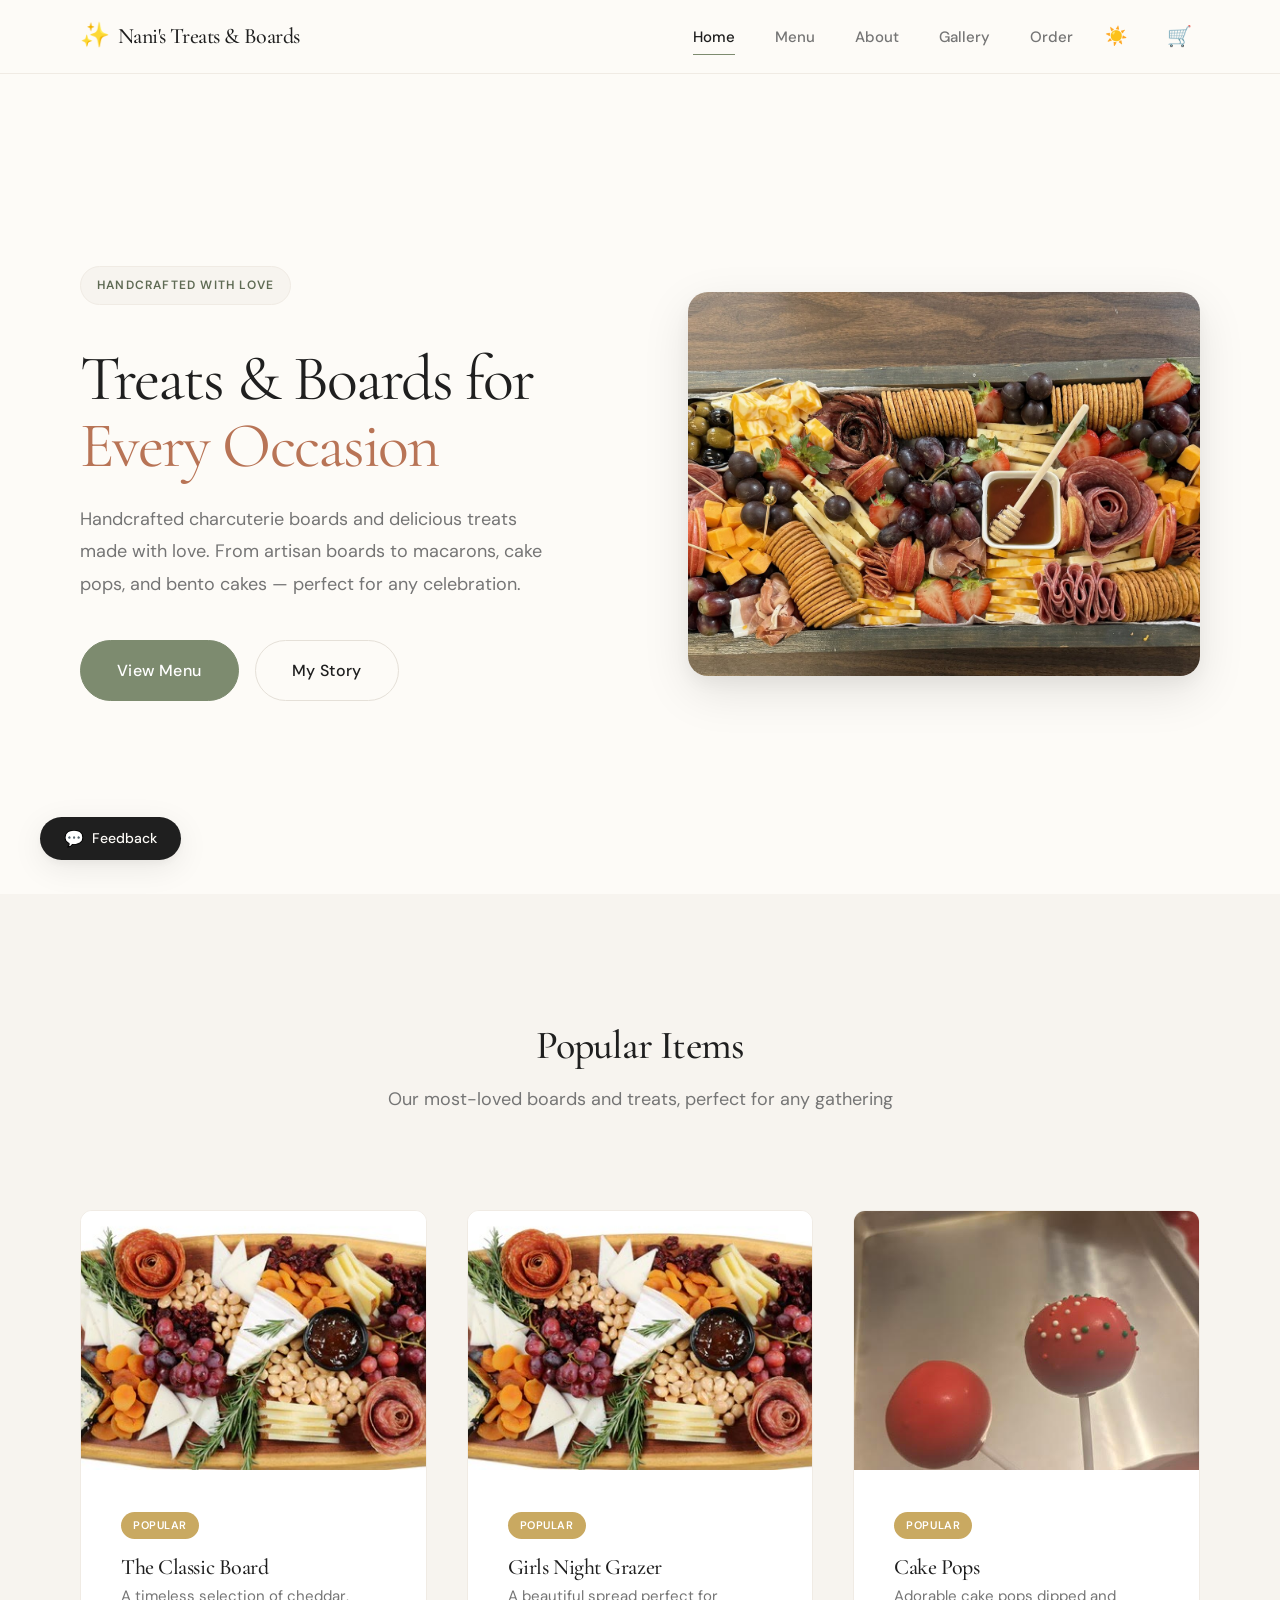
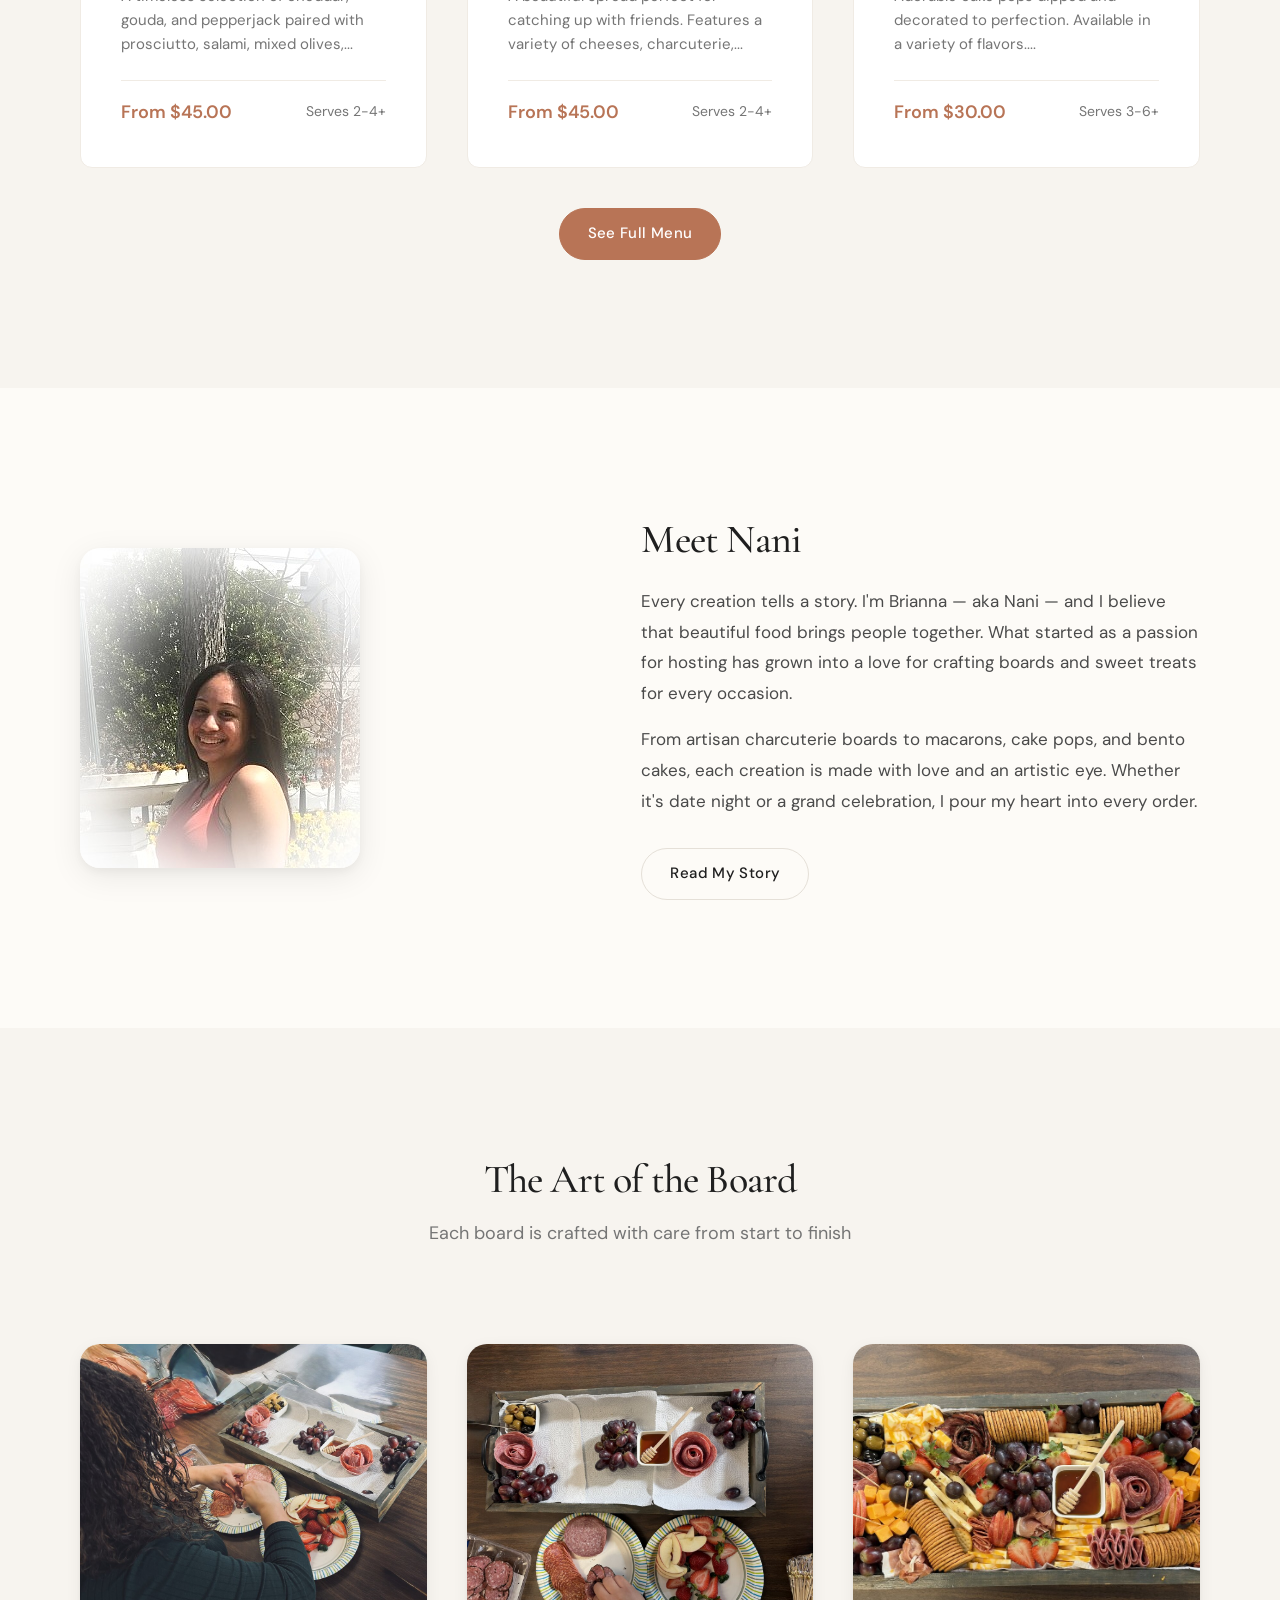
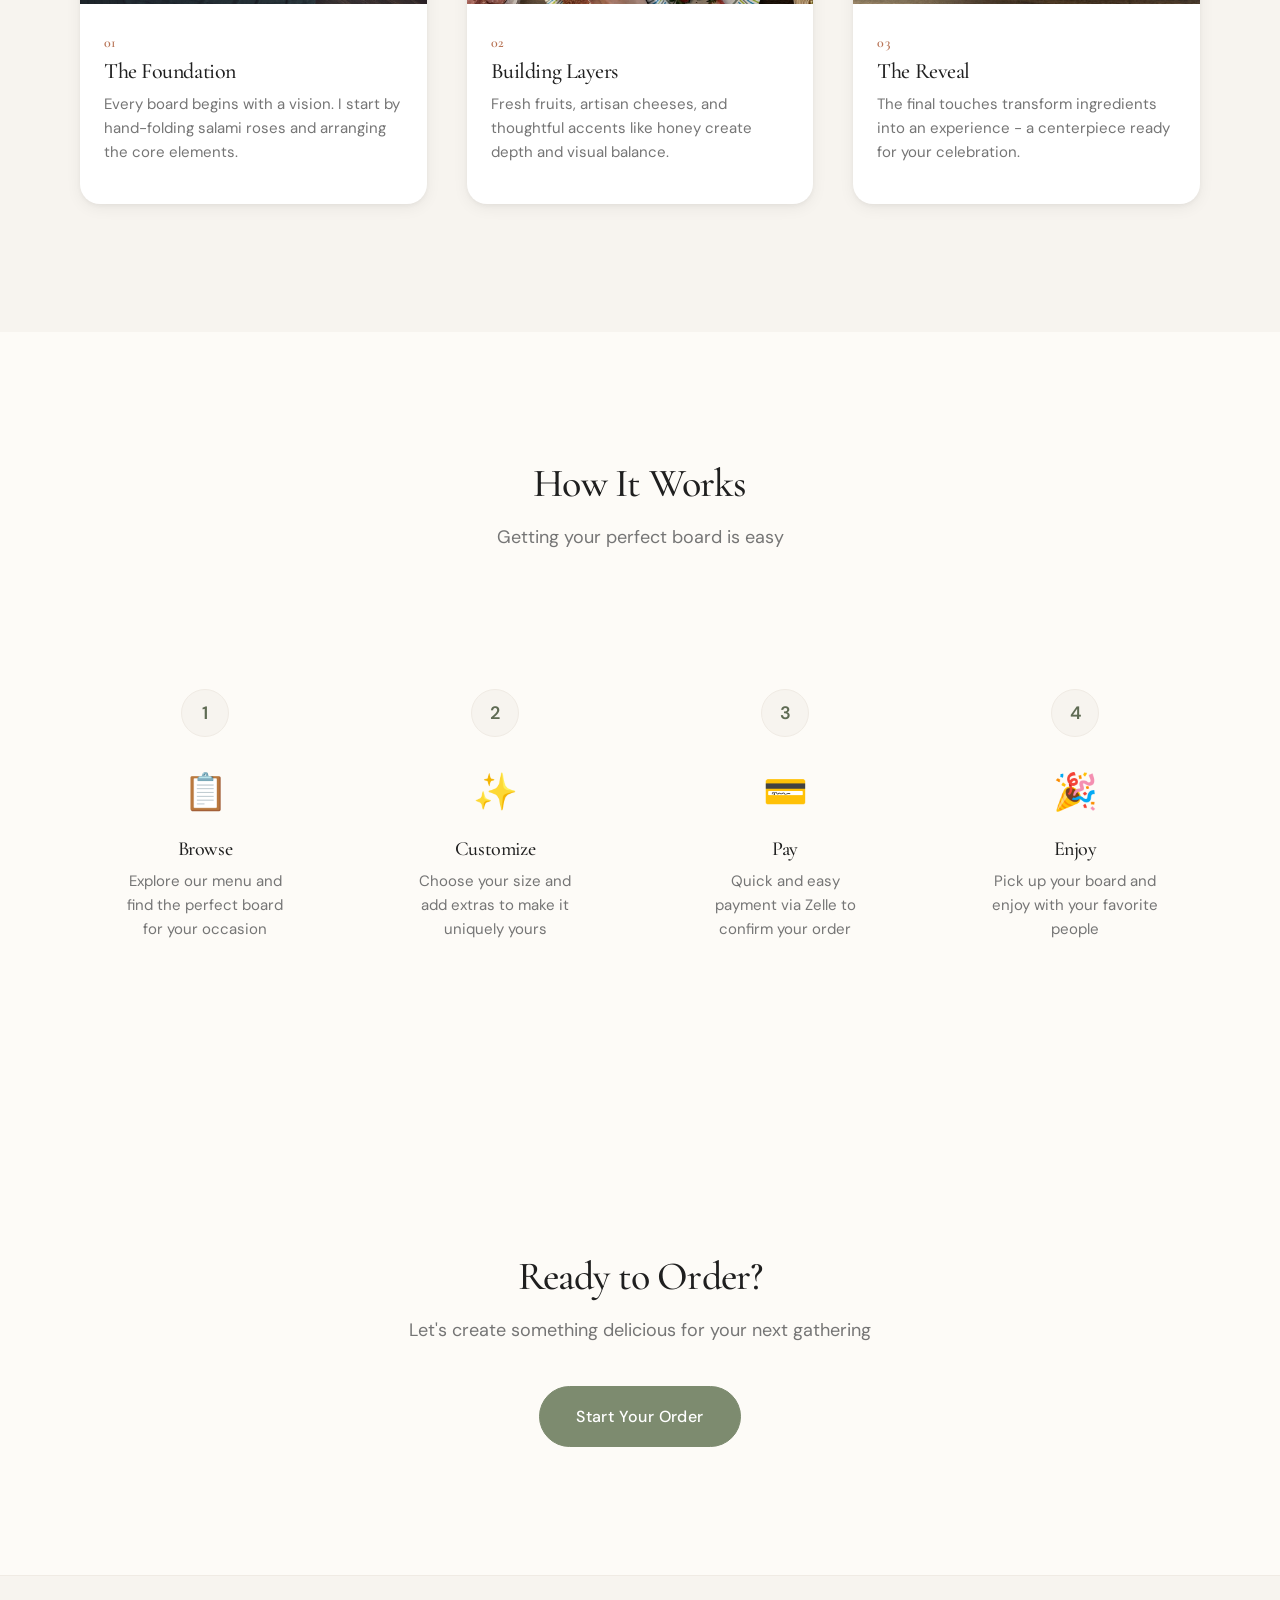
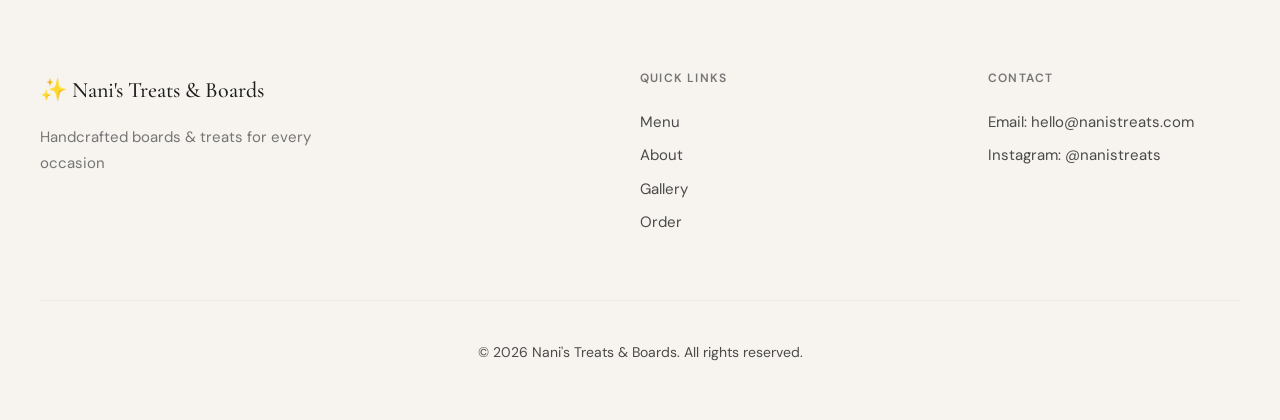
<file: index.html>
<!DOCTYPE html>
<html lang="en">
<head>
    <meta charset="UTF-8">
    <meta name="viewport" content="width=device-width, initial-scale=1.0">
    <meta name="description" content="Nani's Treats & Boards - Handcrafted charcuterie boards and delicious treats for every occasion.">
    <title>Nani's Treats & Boards | Artisan Boards & Sweet Treats</title>

    <!-- Fonts - Cormorant Garamond + DM Sans -->
    <link rel="preconnect" href="https://fonts.googleapis.com">
    <link rel="preconnect" href="https://fonts.gstatic.com" crossorigin>
    <link href="https://fonts.googleapis.com/css2?family=Cormorant+Garamond:wght@400;500;600;700&family=DM+Sans:wght@300;400;500;600;700&display=swap" rel="stylesheet">

    <!-- Styles -->
    <link rel="stylesheet" href="css/styles.css">
</head>
<body>
    <!-- Skip Link -->
    <a href="#main" class="skip-link">Skip to main content</a>

    <!-- Header -->
    <header class="site-header">
        <div class="header-content">
            <a href="index.html" class="logo">
                <span class="logo-icon">✨</span>
                <span>Nani's Treats & Boards</span>
            </a>

            <nav class="main-nav">
                <button class="hamburger" aria-label="Toggle menu" aria-expanded="false">
                    <span class="hamburger-line"></span>
                    <span class="hamburger-line"></span>
                    <span class="hamburger-line"></span>
                </button>

                <ul class="nav-links">
                    <li><a href="index.html" class="nav-link active">Home</a></li>
                    <li><a href="menu.html" class="nav-link">Menu</a></li>
                    <li><a href="about.html" class="nav-link">About</a></li>
                    <li><a href="gallery.html" class="nav-link">Gallery</a></li>
                    <li><a href="order.html" class="nav-link">Order</a></li>
                </ul>

                <button id="theme-toggle" class="theme-toggle" aria-label="Toggle dark mode">
                    <span class="theme-icon-light">☀️</span>
                    <span class="theme-icon-dark">🌙</span>
                </button>

                <button class="cart-btn" aria-label="View cart" onclick="window.location.href='order.html'">
                    🛒
                    <span class="cart-count" style="display: none;">0</span>
                </button>
            </nav>
        </div>
    </header>

    <!-- Main Content -->
    <main id="main">
        <!-- Hero Section -->
        <section class="hero">
            <div class="hero-content">
                <span class="hero-badge">Handcrafted with Love</span>
                <h1>Treats & Boards for <span class="highlight">Every Occasion</span></h1>
                <p class="hero-subtitle">
                    Handcrafted charcuterie boards and delicious treats
                    made with love. From artisan boards to macarons, cake pops,
                    and bento cakes &mdash; perfect for any celebration.
                </p>
                <div class="hero-cta">
                    <a href="menu.html" class="btn btn-primary btn-lg">View Menu</a>
                    <a href="about.html" class="btn btn-outline btn-lg">My Story</a>
                </div>
            </div>
            <div class="hero-visual">
                <img src="images/hero/finished-board-hero.jpeg"
                     alt="Nani's signature charcuterie board with salami roses, artisan cheeses, fresh fruits, and honey"
                     class="hero-image"
                     loading="lazy">
            </div>
        </section>

        <!-- Featured Boards -->
        <section class="section" style="background: var(--color-bg-alt);">
            <div class="container">
                <div class="section-header">
                    <h2>Popular Items</h2>
                    <p class="section-subtitle">Our most-loved boards and treats, perfect for any gathering</p>
                </div>

                <div class="featured-grid" id="featured-boards">
                    <!-- Populated by JavaScript -->
                </div>

                <div class="text-center" style="margin-top: var(--space-xl);">
                    <a href="menu.html" class="btn btn-secondary">See Full Menu</a>
                </div>
            </div>
        </section>

        <!-- About Preview -->
        <section class="section">
            <div class="container">
                <div class="about-preview">
                    <img src="images/hero/brianna-portrait.jpeg" alt="Nani" class="about-image-placeholder about-photo">
                    <div class="about-content">
                        <h2>Meet Nani</h2>
                        <p>
                            Every creation tells a story. I'm Brianna &mdash; aka Nani &mdash; and I believe that
                            beautiful food brings people together. What started as a passion for hosting
                            has grown into a love for crafting boards and sweet treats for every occasion.
                        </p>
                        <p>
                            From artisan charcuterie boards to macarons, cake pops, and bento cakes,
                            each creation is made with love and an artistic eye. Whether it's date night
                            or a grand celebration, I pour my heart into every order.
                        </p>
                        <a href="about.html" class="btn btn-outline">Read My Story</a>
                    </div>
                </div>
            </div>
        </section>

        <!-- The Process -->
        <section class="section" style="background: var(--color-bg-alt);">
            <div class="container">
                <div class="section-header">
                    <h2>The Art of the Board</h2>
                    <p class="section-subtitle">Each board is crafted with care from start to finish</p>
                </div>

                <div class="process-grid">
                    <div class="process-card">
                        <div class="process-image-container">
                            <img src="images/process/started-board.jpeg" alt="Starting the board - laying the foundation" class="process-image" loading="lazy">
                        </div>
                        <div class="process-content">
                            <span class="process-step">01</span>
                            <h3 class="process-title">The Foundation</h3>
                            <p class="process-description">Every board begins with a vision. I start by hand-folding salami roses and arranging the core elements.</p>
                        </div>
                    </div>
                    <div class="process-card">
                        <div class="process-image-container">
                            <img src="images/process/board-midway.jpeg" alt="Building the board - adding layers" class="process-image" loading="lazy">
                        </div>
                        <div class="process-content">
                            <span class="process-step">02</span>
                            <h3 class="process-title">Building Layers</h3>
                            <p class="process-description">Fresh fruits, artisan cheeses, and thoughtful accents like honey create depth and visual balance.</p>
                        </div>
                    </div>
                    <div class="process-card">
                        <div class="process-image-container">
                            <img src="images/process/finished-board.jpeg" alt="The finished board - ready to serve" class="process-image" loading="lazy">
                        </div>
                        <div class="process-content">
                            <span class="process-step">03</span>
                            <h3 class="process-title">The Reveal</h3>
                            <p class="process-description">The final touches transform ingredients into an experience - a centerpiece ready for your celebration.</p>
                        </div>
                    </div>
                </div>
            </div>
        </section>

        <!-- How It Works -->
        <section class="section">
            <div class="container">
                <div class="section-header">
                    <h2>How It Works</h2>
                    <p class="section-subtitle">Getting your perfect board is easy</p>
                </div>

                <div class="steps-grid">
                    <div class="step-card">
                        <span class="step-number">1</span>
                        <div class="step-icon">📋</div>
                        <h3 class="step-title">Browse</h3>
                        <p class="step-description">Explore our menu and find the perfect board for your occasion</p>
                    </div>
                    <div class="step-card">
                        <span class="step-number">2</span>
                        <div class="step-icon">✨</div>
                        <h3 class="step-title">Customize</h3>
                        <p class="step-description">Choose your size and add extras to make it uniquely yours</p>
                    </div>
                    <div class="step-card">
                        <span class="step-number">3</span>
                        <div class="step-icon">💳</div>
                        <h3 class="step-title">Pay</h3>
                        <p class="step-description">Quick and easy payment via Zelle to confirm your order</p>
                    </div>
                    <div class="step-card">
                        <span class="step-number">4</span>
                        <div class="step-icon">🎉</div>
                        <h3 class="step-title">Enjoy</h3>
                        <p class="step-description">Pick up your board and enjoy with your favorite people</p>
                    </div>
                </div>
            </div>
        </section>

        <!-- CTA Section -->
        <section class="section">
            <div class="container text-center">
                <h2>Ready to Order?</h2>
                <p class="section-subtitle" style="margin-bottom: var(--space-xl);">
                    Let's create something delicious for your next gathering
                </p>
                <a href="menu.html" class="btn btn-primary btn-lg">Start Your Order</a>
            </div>
        </section>
    </main>

    <!-- Footer -->
    <footer class="site-footer">
        <div class="footer-content">
            <div class="footer-brand">
                <span class="footer-logo">✨ Nani's Treats & Boards</span>
                <p class="footer-tagline">Handcrafted boards & treats for every occasion</p>
            </div>
            <div class="footer-section">
                <h4>Quick Links</h4>
                <ul class="footer-links">
                    <li><a href="menu.html">Menu</a></li>
                    <li><a href="about.html">About</a></li>
                    <li><a href="gallery.html">Gallery</a></li>
                    <li><a href="order.html">Order</a></li>
                </ul>
            </div>
            <div class="footer-section">
                <h4>Contact</h4>
                <ul class="footer-links">
                    <li>Email: hello@nanistreats.com</li>
                    <li>Instagram: @nanistreats</li>
                </ul>
            </div>
        </div>
        <div class="footer-bottom">
            <p>&copy; 2026 Nani's Treats & Boards. All rights reserved.</p>
        </div>
    </footer>

    <!-- Feedback Button -->
    <a href="mailto:howdy@edinfinite.com?subject=Nani's%20Treats%20Website%20Feedback" class="feedback-btn" title="Send feedback">
        <span class="feedback-icon">💬</span>
        <span class="feedback-text">Feedback</span>
    </a>

    <!-- Scripts -->
    <script src="js/menu-data.js"></script>
    <script src="js/app.js"></script>
    <script>
        // Populate featured boards using safe DOM methods
        document.addEventListener('DOMContentLoaded', () => {
            const container = document.getElementById('featured-boards');
            const popularProducts = MenuData.getPopularProducts().slice(0, 3);

            const categoryIcons = {
                'boards': '🧀🍇',
                'classic': '🧀🍇',
                'date-night': '💕🍫',
                'girls-night': '🥂✨',
                'treats': '🍰✨'
            };

            popularProducts.forEach(product => {
                // Create card container
                const card = document.createElement('div');
                card.className = 'board-card card-interactive';
                card.onclick = () => window.location.href = 'menu.html?board=' + encodeURIComponent(product.id);

                // Create image or placeholder
                let imageEl;
                if (product.imageUrl) {
                    imageEl = document.createElement('img');
                    imageEl.src = product.imageUrl;
                    imageEl.alt = product.name;
                    imageEl.className = 'board-card-image';
                    imageEl.loading = 'lazy';
                } else {
                    imageEl = document.createElement('div');
                    imageEl.className = 'board-card-placeholder';
                    imageEl.textContent = categoryIcons[product.categories[0]] || '🧀';
                }

                // Create content container
                const content = document.createElement('div');
                content.className = 'board-card-content';

                // Add popular badge if applicable
                if (product.popular) {
                    const badge = document.createElement('span');
                    badge.className = 'badge-popular';
                    badge.textContent = 'Popular';
                    content.appendChild(badge);
                }

                // Add title
                const title = document.createElement('h3');
                title.className = 'board-card-title';
                title.textContent = product.name;
                content.appendChild(title);

                // Add description
                const desc = document.createElement('p');
                desc.className = 'board-card-description';
                desc.textContent = product.description.slice(0, 100) + '...';
                content.appendChild(desc);

                // Add footer
                const footer = document.createElement('div');
                footer.className = 'board-card-footer';

                const productSizes = MenuData.getProductSizes(product);
                const firstSize = productSizes[0];

                const price = document.createElement('span');
                price.className = 'board-card-price';
                price.textContent = (productSizes.length > 1 ? 'From ' : '') + MenuData.formatPrice(firstSize.basePrice);

                const serves = document.createElement('span');
                serves.className = 'board-card-serves';
                serves.textContent = 'Serves ' + firstSize.serves + '+';

                footer.appendChild(price);
                footer.appendChild(serves);
                content.appendChild(footer);

                // Assemble card
                card.appendChild(imageEl);
                card.appendChild(content);
                container.appendChild(card);
            });
        });
    </script>
</body>
</html>
</file>
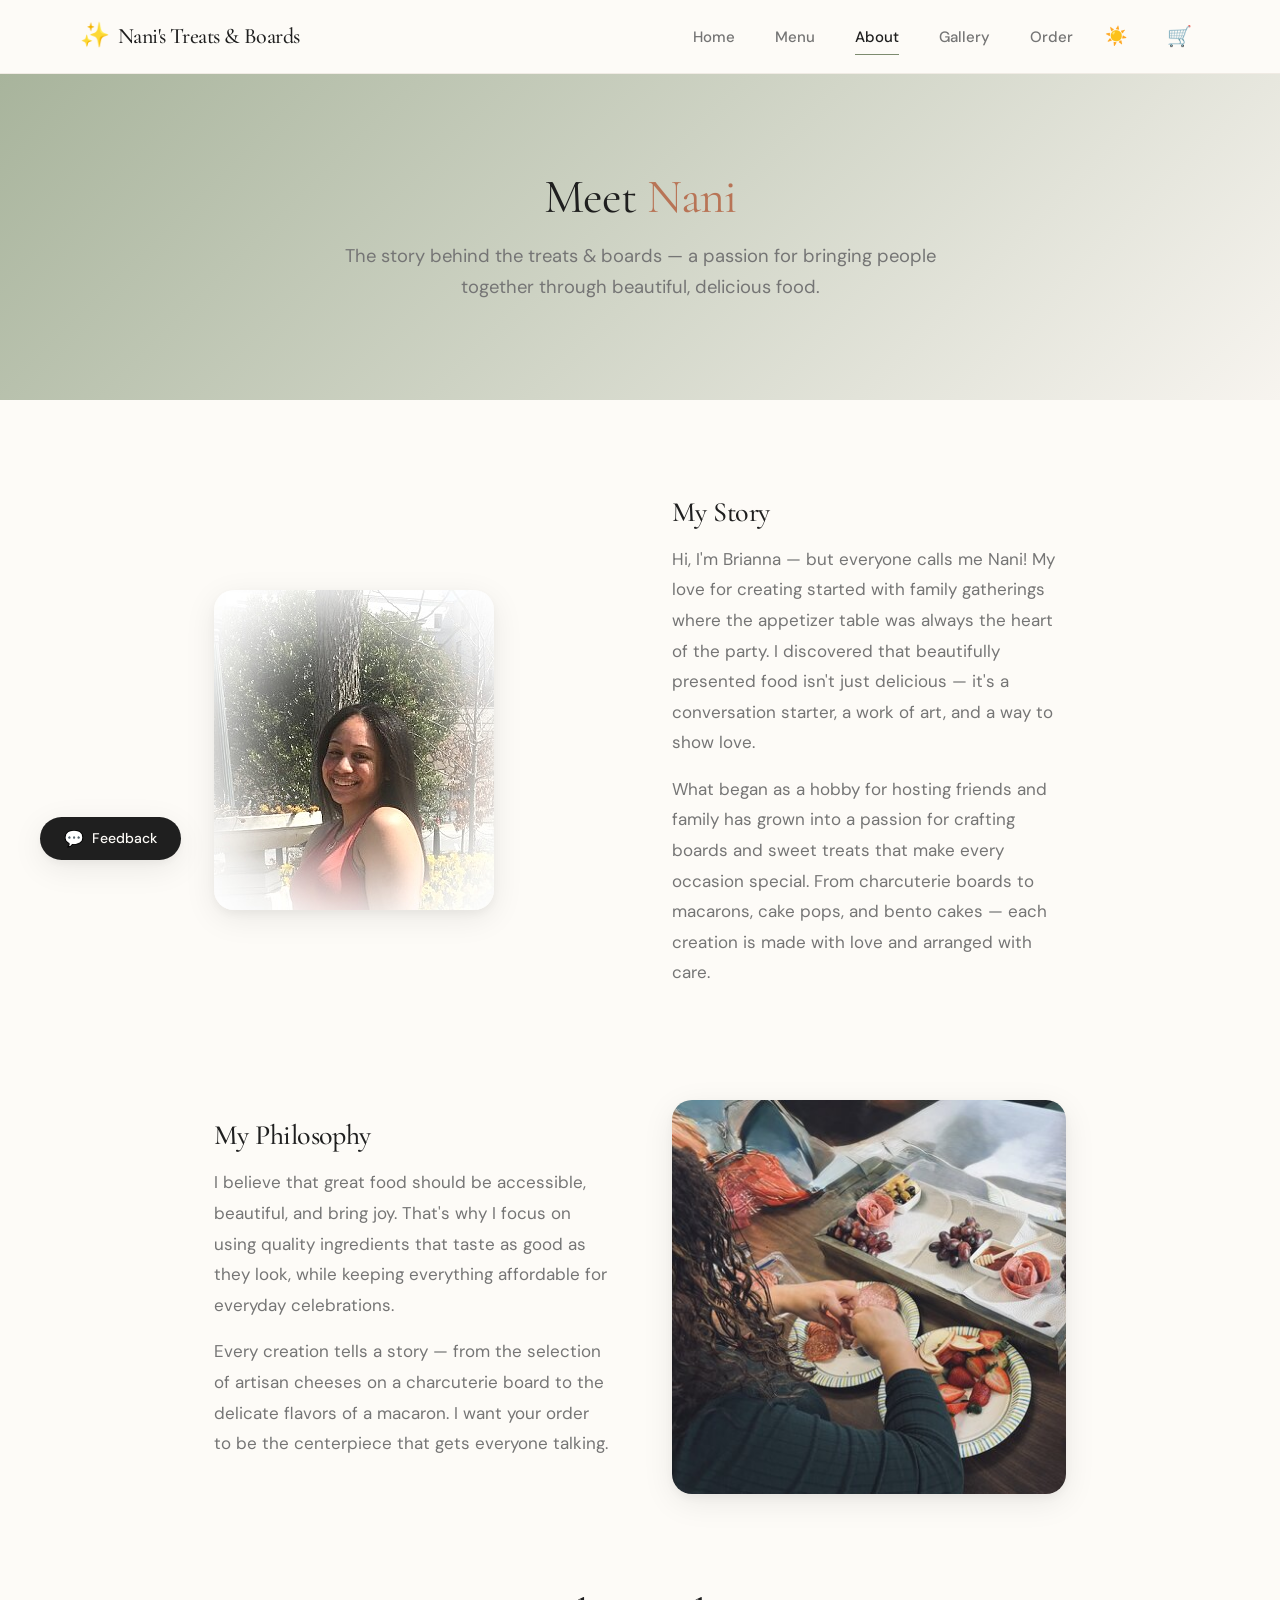
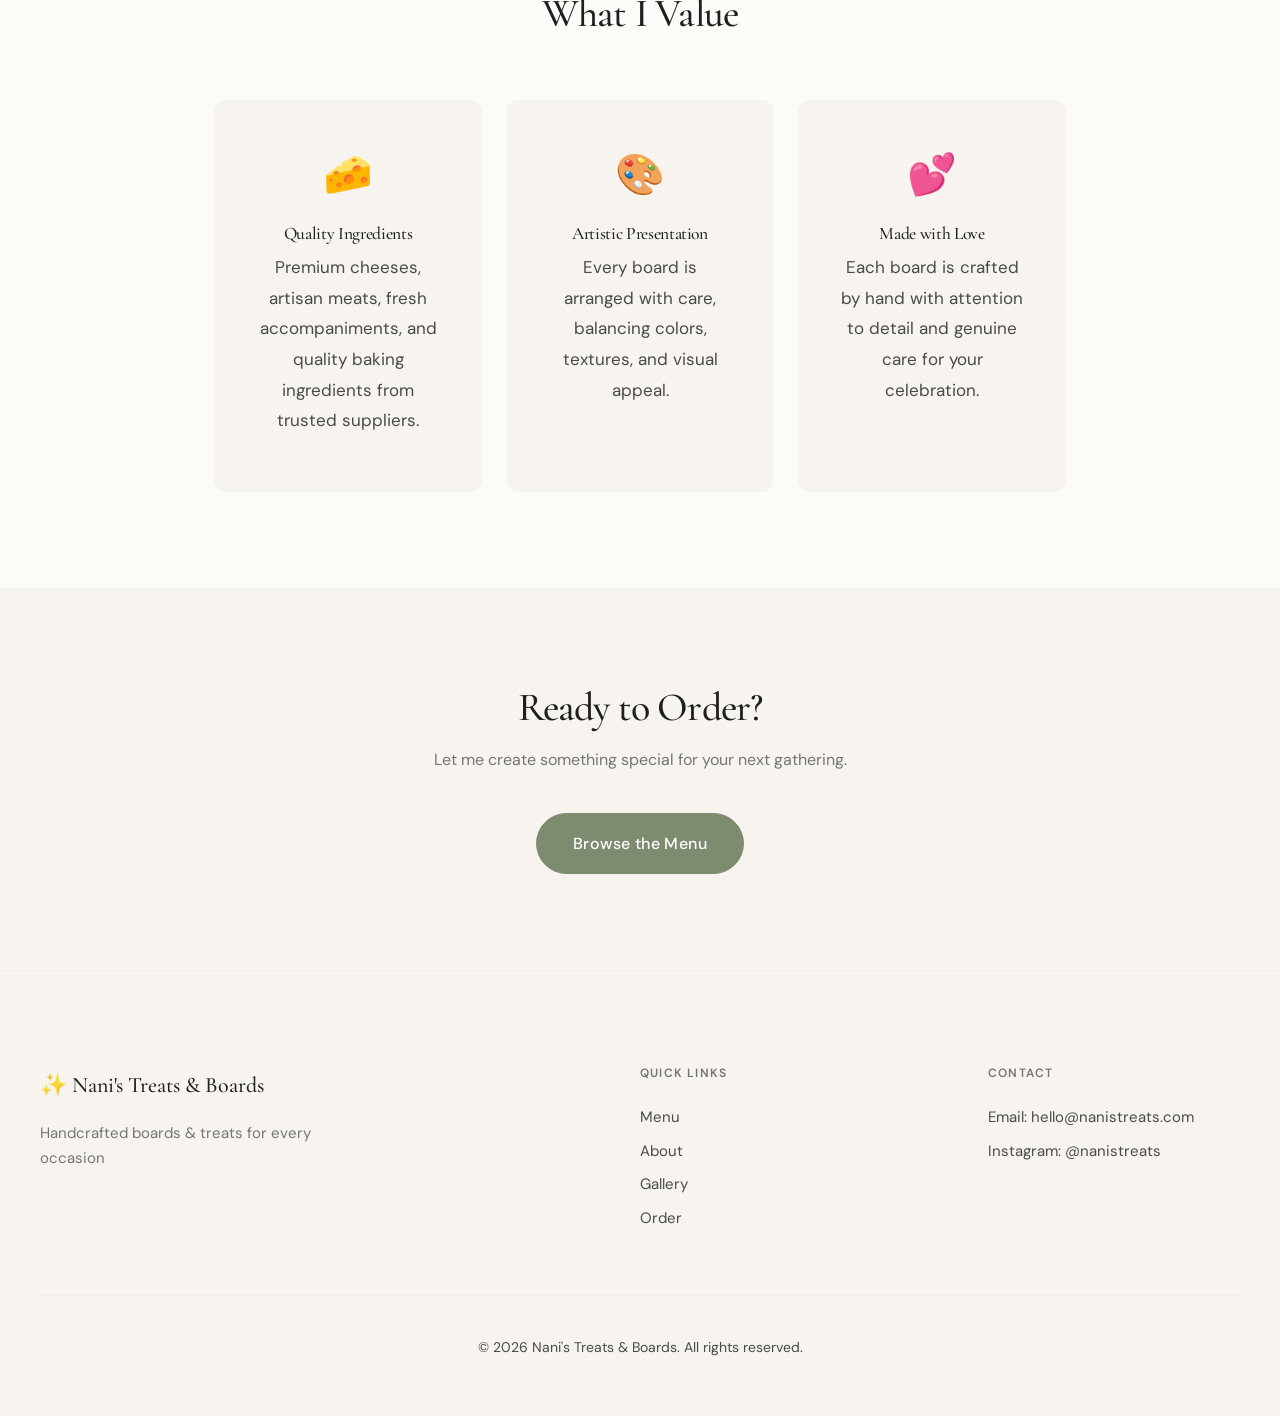
<file: about.html>
<!DOCTYPE html>
<html lang="en">
<head>
    <meta charset="UTF-8">
    <meta name="viewport" content="width=device-width, initial-scale=1.0">
    <meta name="description" content="Learn about Brianna (aka Nani) and her passion for creating beautiful boards and delicious treats.">
    <title>About | Nani's Treats & Boards</title>

    <!-- Fonts -->
    <link rel="preconnect" href="https://fonts.googleapis.com">
    <link rel="preconnect" href="https://fonts.gstatic.com" crossorigin>
    <link href="https://fonts.googleapis.com/css2?family=Cormorant+Garamond:wght@400;500;600;700&family=DM+Sans:wght@300;400;500;600;700&display=swap" rel="stylesheet">

    <!-- Styles -->
    <link rel="stylesheet" href="css/styles.css">
    <style>
        .about-hero {
            background: linear-gradient(135deg, var(--color-primary-light) 0%, var(--color-bg-alt) 100%);
            padding: var(--space-3xl) var(--space-lg);
            text-align: center;
        }

        .about-hero h1 {
            font-size: clamp(2rem, 5vw, 3rem);
            margin-bottom: var(--space-md);
        }

        .about-hero .highlight {
            color: var(--color-secondary);
        }

        .about-hero-subtitle {
            color: var(--color-text-muted);
            font-size: 1.15rem;
            max-width: 600px;
            margin: 0 auto;
        }

        .about-content {
            max-width: 900px;
            margin: 0 auto;
            padding: var(--space-3xl) var(--space-lg);
        }

        .about-section {
            display: grid;
            grid-template-columns: 1fr 1fr;
            gap: var(--space-2xl);
            align-items: center;
            margin-bottom: var(--space-3xl);
        }

        .about-section:nth-child(even) {
            direction: rtl;
        }

        .about-section:nth-child(even) > * {
            direction: ltr;
        }

        .about-image {
            aspect-ratio: 1;
            background: linear-gradient(135deg, var(--color-bg-alt) 0%, var(--color-primary-light) 100%);
            border-radius: var(--radius-xl);
            display: flex;
            align-items: center;
            justify-content: center;
            font-size: 5rem;
        }

        .about-photo {
            object-fit: cover;
            box-shadow: var(--shadow-lg);
        }

        .about-text h2 {
            font-size: 1.75rem;
            margin-bottom: var(--space-md);
        }

        .about-text p {
            color: var(--color-text-muted);
            line-height: 1.8;
            margin-bottom: var(--space-md);
        }

        .values-grid {
            display: grid;
            grid-template-columns: repeat(3, 1fr);
            gap: var(--space-lg);
            margin-top: var(--space-2xl);
        }

        .value-card {
            text-align: center;
            padding: var(--space-xl);
            background: var(--color-bg-alt);
            border-radius: var(--radius-lg);
        }

        .value-icon {
            font-size: 2.5rem;
            margin-bottom: var(--space-md);
        }

        .value-title {
            font-family: var(--font-display);
            font-size: 1.1rem;
            margin-bottom: var(--space-sm);
        }

        .value-description {
            color: var(--color-text-muted);
            font-size: 0.9rem;
            line-height: 1.6;
        }

        .cta-section {
            text-align: center;
            padding: var(--space-3xl) var(--space-lg);
            background: var(--color-bg-alt);
        }

        .cta-section h2 {
            margin-bottom: var(--space-md);
        }

        .cta-section p {
            color: var(--color-text-muted);
            margin-bottom: var(--space-xl);
            max-width: 500px;
            margin-left: auto;
            margin-right: auto;
        }

        @media (max-width: 768px) {
            .about-section {
                grid-template-columns: 1fr;
                text-align: center;
            }

            .about-section:nth-child(even) {
                direction: ltr;
            }

            .about-image {
                max-width: 300px;
                margin: 0 auto;
            }

            .values-grid {
                grid-template-columns: 1fr;
            }
        }
    </style>
</head>
<body>
    <!-- Skip Link -->
    <a href="#main" class="skip-link">Skip to main content</a>

    <!-- Header -->
    <header class="site-header">
        <div class="header-content">
            <a href="index.html" class="logo">
                <span class="logo-icon">✨</span>
                <span>Nani's Treats & Boards</span>
            </a>

            <nav class="main-nav">
                <button class="hamburger" aria-label="Toggle menu" aria-expanded="false">
                    <span class="hamburger-line"></span>
                    <span class="hamburger-line"></span>
                    <span class="hamburger-line"></span>
                </button>

                <ul class="nav-links">
                    <li><a href="index.html" class="nav-link">Home</a></li>
                    <li><a href="menu.html" class="nav-link">Menu</a></li>
                    <li><a href="about.html" class="nav-link active">About</a></li>
                    <li><a href="gallery.html" class="nav-link">Gallery</a></li>
                    <li><a href="order.html" class="nav-link">Order</a></li>
                </ul>

                <button id="theme-toggle" class="theme-toggle" aria-label="Toggle dark mode">
                    <span class="theme-icon-light">☀️</span>
                    <span class="theme-icon-dark">🌙</span>
                </button>

                <button class="cart-btn" aria-label="View cart" onclick="window.location.href='order.html'">
                    🛒
                    <span class="cart-count" style="display: none;">0</span>
                </button>
            </nav>
        </div>
    </header>

    <!-- Main Content -->
    <main id="main">
        <!-- Hero -->
        <section class="about-hero">
            <h1>Meet <span class="highlight">Nani</span></h1>
            <p class="about-hero-subtitle">
                The story behind the treats &amp; boards &mdash; a passion for bringing people together through beautiful, delicious food.
            </p>
        </section>

        <!-- About Content -->
        <div class="about-content">
            <!-- Story Section -->
            <section class="about-section">
                <img src="images/brianna-portrait.jpeg" alt="Brianna" class="about-image about-photo">
                <div class="about-text">
                    <h2>My Story</h2>
                    <p>
                        Hi, I'm Brianna &mdash; but everyone calls me Nani! My love for creating
                        started with family gatherings where the appetizer table was always the
                        heart of the party. I discovered that beautifully presented food isn't
                        just delicious &mdash; it's a conversation starter, a work of art, and a way to show love.
                    </p>
                    <p>
                        What began as a hobby for hosting friends and family has grown into a passion
                        for crafting boards and sweet treats that make every occasion special.
                        From charcuterie boards to macarons, cake pops, and bento cakes &mdash;
                        each creation is made with love and arranged with care.
                    </p>
                </div>
            </section>

            <!-- Philosophy Section -->
            <section class="about-section">
                <img src="images/about/brianna-working.jpeg" alt="Brianna crafting salami roses for a charcuterie board" class="about-image about-photo">
                <div class="about-text">
                    <h2>My Philosophy</h2>
                    <p>
                        I believe that great food should be accessible, beautiful, and bring joy.
                        That's why I focus on using quality ingredients that taste as good as they look,
                        while keeping everything affordable for everyday celebrations.
                    </p>
                    <p>
                        Every creation tells a story &mdash; from the selection of artisan cheeses on
                        a charcuterie board to the delicate flavors of a macaron. I want your
                        order to be the centerpiece that gets everyone talking.
                    </p>
                </div>
            </section>

            <!-- Values -->
            <section>
                <h2 class="text-center">What I Value</h2>
                <div class="values-grid">
                    <div class="value-card">
                        <div class="value-icon">🧀</div>
                        <h3 class="value-title">Quality Ingredients</h3>
                        <p class="value-description">
                            Premium cheeses, artisan meats, fresh accompaniments,
                            and quality baking ingredients from trusted suppliers.
                        </p>
                    </div>
                    <div class="value-card">
                        <div class="value-icon">🎨</div>
                        <h3 class="value-title">Artistic Presentation</h3>
                        <p class="value-description">
                            Every board is arranged with care, balancing colors,
                            textures, and visual appeal.
                        </p>
                    </div>
                    <div class="value-card">
                        <div class="value-icon">💕</div>
                        <h3 class="value-title">Made with Love</h3>
                        <p class="value-description">
                            Each board is crafted by hand with attention to detail
                            and genuine care for your celebration.
                        </p>
                    </div>
                </div>
            </section>
        </div>

        <!-- CTA Section -->
        <section class="cta-section">
            <h2>Ready to Order?</h2>
            <p>Let me create something special for your next gathering.</p>
            <a href="menu.html" class="btn btn-primary btn-lg">Browse the Menu</a>
        </section>
    </main>

    <!-- Footer -->
    <footer class="site-footer">
        <div class="footer-content">
            <div class="footer-brand">
                <span class="footer-logo">✨ Nani's Treats & Boards</span>
                <p class="footer-tagline">Handcrafted boards & treats for every occasion</p>
            </div>
            <div class="footer-section">
                <h4>Quick Links</h4>
                <ul class="footer-links">
                    <li><a href="menu.html">Menu</a></li>
                    <li><a href="about.html">About</a></li>
                    <li><a href="gallery.html">Gallery</a></li>
                    <li><a href="order.html">Order</a></li>
                </ul>
            </div>
            <div class="footer-section">
                <h4>Contact</h4>
                <ul class="footer-links">
                    <li>Email: hello@nanistreats.com</li>
                    <li>Instagram: @nanistreats</li>
                </ul>
            </div>
        </div>
        <div class="footer-bottom">
            <p>&copy; 2026 Nani's Treats & Boards. All rights reserved.</p>
        </div>
    </footer>

    <!-- Feedback Button -->
    <a href="mailto:howdy@edinfinite.com?subject=Nani's%20Treats%20Website%20Feedback" class="feedback-btn" title="Send feedback">
        <span class="feedback-icon">💬</span>
        <span class="feedback-text">Feedback</span>
    </a>

    <!-- Scripts -->
    <script src="js/menu-data.js"></script>
    <script src="js/app.js"></script>
</body>
</html>
</file>
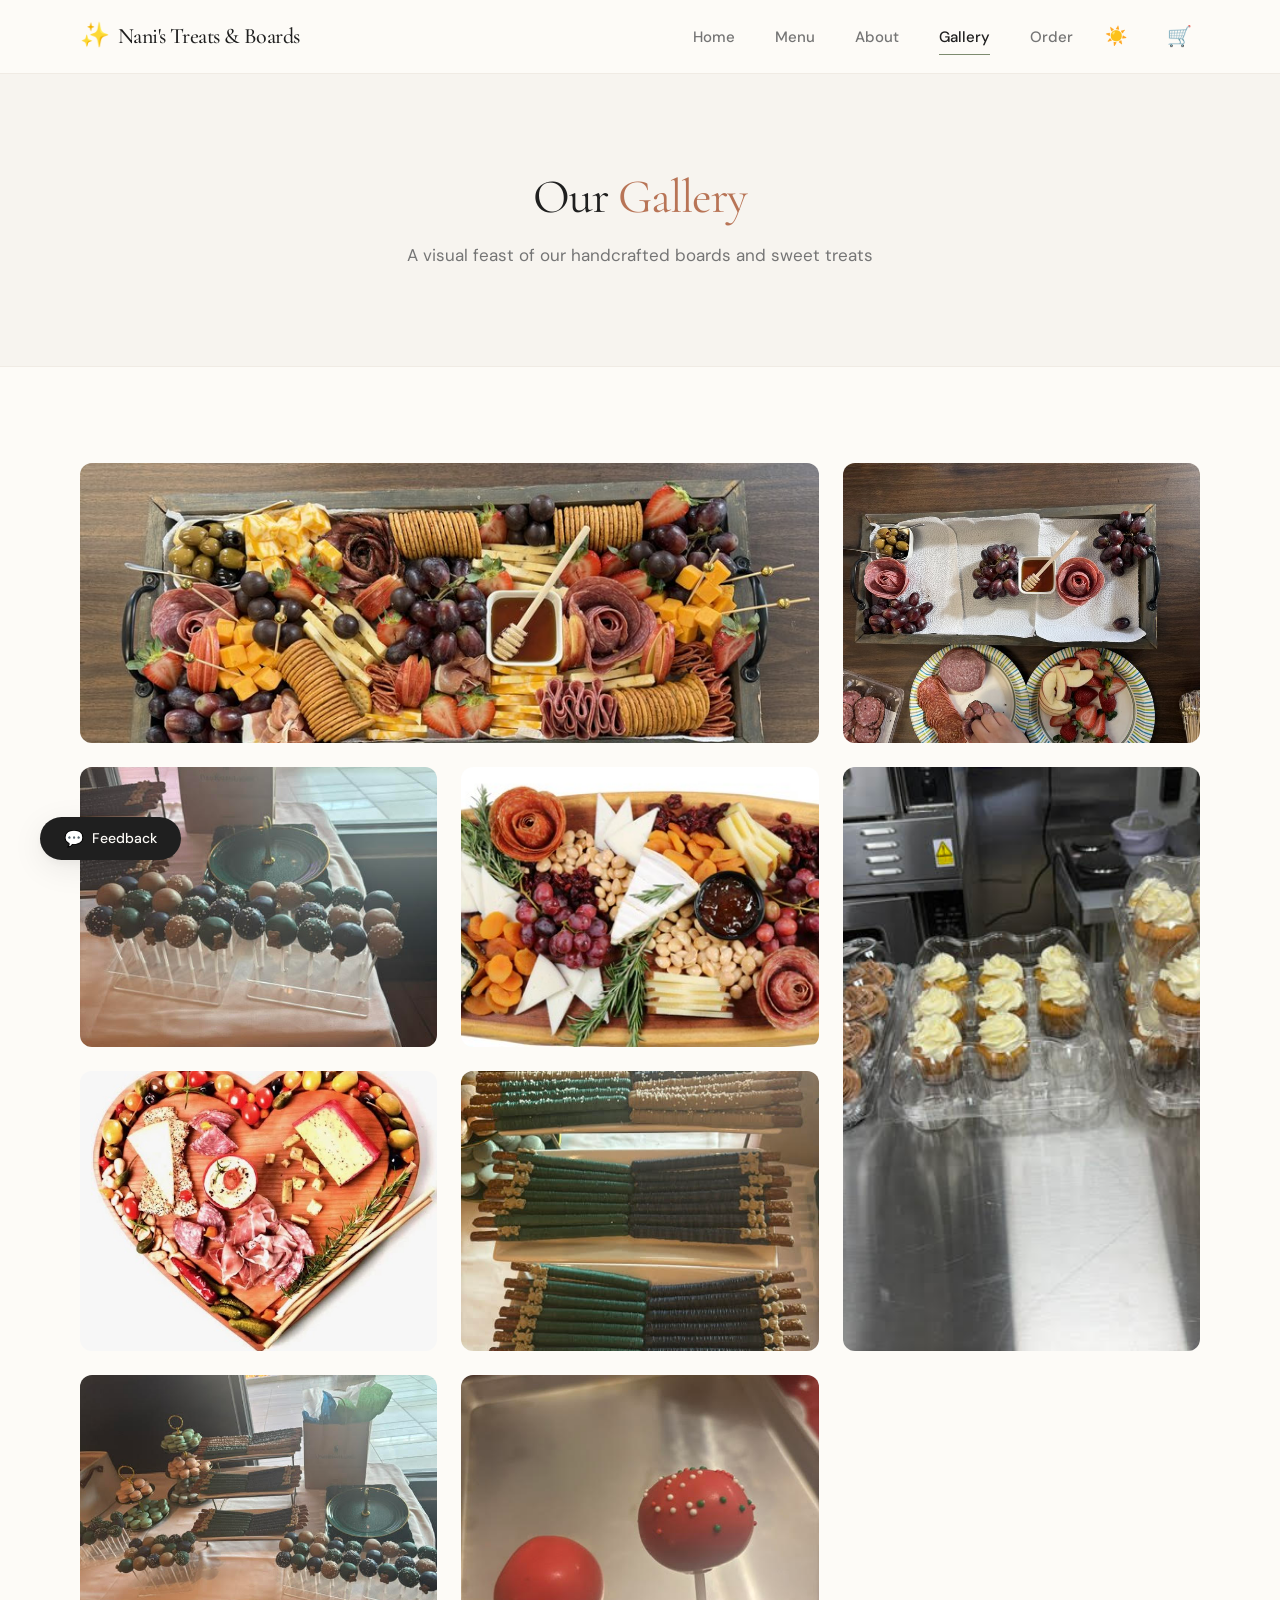
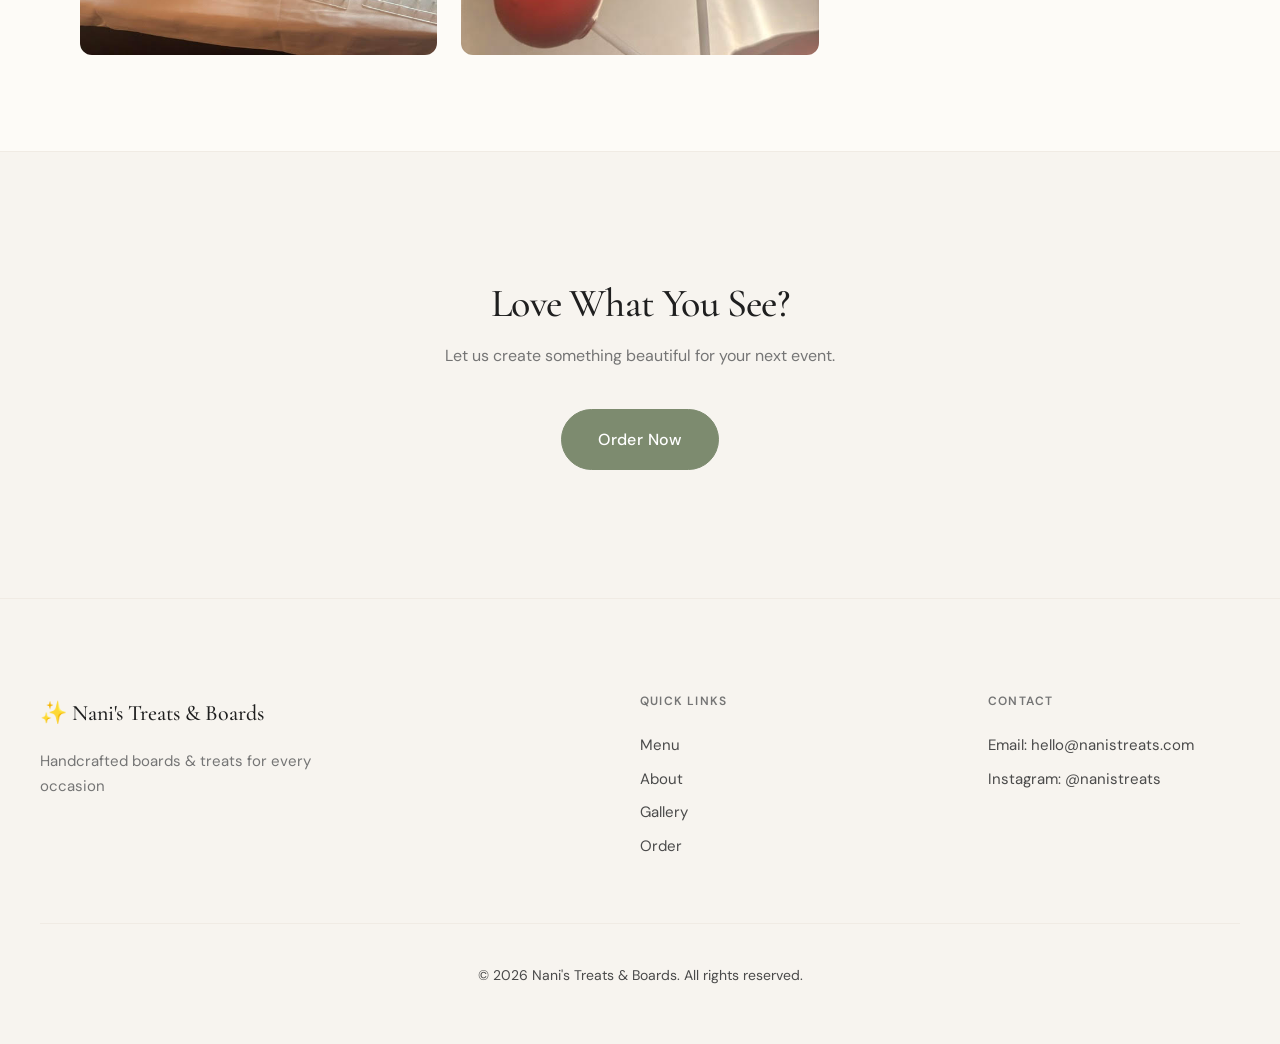
<file: gallery.html>
<!DOCTYPE html>
<html lang="en">
<head>
    <meta charset="UTF-8">
    <meta name="viewport" content="width=device-width, initial-scale=1.0">
    <meta name="description" content="Browse our gallery of handcrafted boards and sweet treats. See the artistry and quality in every creation.">
    <title>Gallery | Nani's Treats & Boards</title>

    <!-- Fonts -->
    <link rel="preconnect" href="https://fonts.googleapis.com">
    <link rel="preconnect" href="https://fonts.gstatic.com" crossorigin>
    <link href="https://fonts.googleapis.com/css2?family=Cormorant+Garamond:wght@400;500;600;700&family=DM+Sans:wght@300;400;500;600;700&display=swap" rel="stylesheet">

    <!-- Styles -->
    <link rel="stylesheet" href="css/styles.css">
    <link rel="stylesheet" href="css/gallery.css">
</head>
<body>
    <!-- Skip Link -->
    <a href="#main" class="skip-link">Skip to main content</a>

    <!-- Header -->
    <header class="site-header">
        <div class="header-content">
            <a href="index.html" class="logo">
                <span class="logo-icon">✨</span>
                <span>Nani's Treats & Boards</span>
            </a>

            <nav class="main-nav">
                <button class="hamburger" aria-label="Toggle menu" aria-expanded="false">
                    <span class="hamburger-line"></span>
                    <span class="hamburger-line"></span>
                    <span class="hamburger-line"></span>
                </button>

                <ul class="nav-links">
                    <li><a href="index.html" class="nav-link">Home</a></li>
                    <li><a href="menu.html" class="nav-link">Menu</a></li>
                    <li><a href="about.html" class="nav-link">About</a></li>
                    <li><a href="gallery.html" class="nav-link active">Gallery</a></li>
                    <li><a href="order.html" class="nav-link">Order</a></li>
                </ul>

                <button id="theme-toggle" class="theme-toggle" aria-label="Toggle dark mode">
                    <span class="theme-icon-light">☀️</span>
                    <span class="theme-icon-dark">🌙</span>
                </button>

                <button class="cart-btn" aria-label="View cart" onclick="window.location.href='order.html'">
                    🛒
                    <span class="cart-count" style="display: none;">0</span>
                </button>
            </nav>
        </div>
    </header>

    <!-- Main Content -->
    <main id="main">
        <!-- Gallery Header -->
        <section class="gallery-header">
            <h1>Our <span class="highlight">Gallery</span></h1>
            <p class="gallery-subtitle">A visual feast of our handcrafted boards and sweet treats</p>
        </section>

        <!-- Gallery Grid -->
        <section class="gallery-section">
            <div class="gallery-grid" id="gallery-grid">
                <div class="gallery-item gallery-item-wide" data-category="boards">
                    <img src="images/gallery/finished-board.jpeg"
                         alt="Signature charcuterie board with salami roses, cheeses, and fresh fruits" class="gallery-image" loading="lazy">
                    <div class="gallery-overlay">
                        <span class="gallery-title">Signature Board</span>
                    </div>
                </div>
                <div class="gallery-item" data-category="boards">
                    <img src="images/gallery/board-midway.jpeg"
                         alt="Board in progress with salami roses and grapes" class="gallery-image" loading="lazy">
                    <div class="gallery-overlay">
                        <span class="gallery-title">Classic Arrangement</span>
                    </div>
                </div>
                <div class="gallery-item" data-category="treats">
                    <img src="images/treats/cake-pops3.jpg"
                         alt="Cake pops on display" class="gallery-image" loading="lazy">
                    <div class="gallery-overlay">
                        <span class="gallery-title">Cake Pops</span>
                    </div>
                </div>
                <div class="gallery-item" data-category="boards">
                    <img src="images/boards/board2.jpeg"
                         alt="Classic charcuterie board" class="gallery-image" loading="lazy">
                    <div class="gallery-overlay">
                        <span class="gallery-title">Classic Board</span>
                    </div>
                </div>
                <div class="gallery-item gallery-item-tall" data-category="treats">
                    <img src="images/treats/cake-pops.jpg"
                         alt="Assorted cake pops display" class="gallery-image" loading="lazy">
                    <div class="gallery-overlay">
                        <span class="gallery-title">Sweet Treats</span>
                    </div>
                </div>
                <div class="gallery-item" data-category="boards">
                    <img src="images/boards/board3.jpeg"
                         alt="Date night board on heart-shaped board" class="gallery-image" loading="lazy">
                    <div class="gallery-overlay">
                        <span class="gallery-title">Date Night Board</span>
                    </div>
                </div>
                <div class="gallery-item" data-category="treats">
                    <img src="images/treats/cake-pops2.jpg"
                         alt="Chocolate-dipped pretzel rods" class="gallery-image" loading="lazy">
                    <div class="gallery-overlay">
                        <span class="gallery-title">Pretzel Rods</span>
                    </div>
                </div>
                <div class="gallery-item" data-category="treats">
                    <img src="images/treats/cake-pops4.jpg"
                         alt="Full treats spread with macarons, cake pops, and pretzel rods" class="gallery-image" loading="lazy">
                    <div class="gallery-overlay">
                        <span class="gallery-title">Treats Spread</span>
                    </div>
                </div>
                <div class="gallery-item" data-category="treats">
                    <img src="images/treats/cake-pops5.jpg"
                         alt="Decorated sweets" class="gallery-image" loading="lazy">
                    <div class="gallery-overlay">
                        <span class="gallery-title">Sweet Details</span>
                    </div>
                </div>
            </div>
        </section>

        <!-- CTA Section -->
        <section class="gallery-cta">
            <h2>Love What You See?</h2>
            <p>Let us create something beautiful for your next event.</p>
            <a href="menu.html" class="btn btn-primary btn-lg">Order Now</a>
        </section>
    </main>

    <!-- Lightbox (for when real images are added) -->
    <div id="lightbox" class="lightbox" aria-hidden="true">
        <button class="lightbox-close" aria-label="Close lightbox">×</button>
        <div class="lightbox-content">
            <div class="lightbox-placeholder" id="lightbox-image">🧀</div>
            <div class="lightbox-caption" id="lightbox-caption"></div>
        </div>
        <button class="lightbox-prev" aria-label="Previous image">‹</button>
        <button class="lightbox-next" aria-label="Next image">›</button>
    </div>

    <!-- Footer -->
    <footer class="site-footer">
        <div class="footer-content">
            <div class="footer-brand">
                <span class="footer-logo">✨ Nani's Treats & Boards</span>
                <p class="footer-tagline">Handcrafted boards & treats for every occasion</p>
            </div>
            <div class="footer-section">
                <h4>Quick Links</h4>
                <ul class="footer-links">
                    <li><a href="menu.html">Menu</a></li>
                    <li><a href="about.html">About</a></li>
                    <li><a href="gallery.html">Gallery</a></li>
                    <li><a href="order.html">Order</a></li>
                </ul>
            </div>
            <div class="footer-section">
                <h4>Contact</h4>
                <ul class="footer-links">
                    <li>Email: hello@nanistreats.com</li>
                    <li>Instagram: @nanistreats</li>
                </ul>
            </div>
        </div>
        <div class="footer-bottom">
            <p>&copy; 2026 Nani's Treats & Boards. All rights reserved.</p>
        </div>
    </footer>

    <!-- Feedback Button -->
    <a href="mailto:howdy@edinfinite.com?subject=Nani's%20Treats%20Website%20Feedback" class="feedback-btn" title="Send feedback">
        <span class="feedback-icon">💬</span>
        <span class="feedback-text">Feedback</span>
    </a>

    <!-- Scripts -->
    <script src="js/menu-data.js"></script>
    <script src="js/app.js"></script>
    <script src="js/gallery.js"></script>
</body>
</html>
</file>
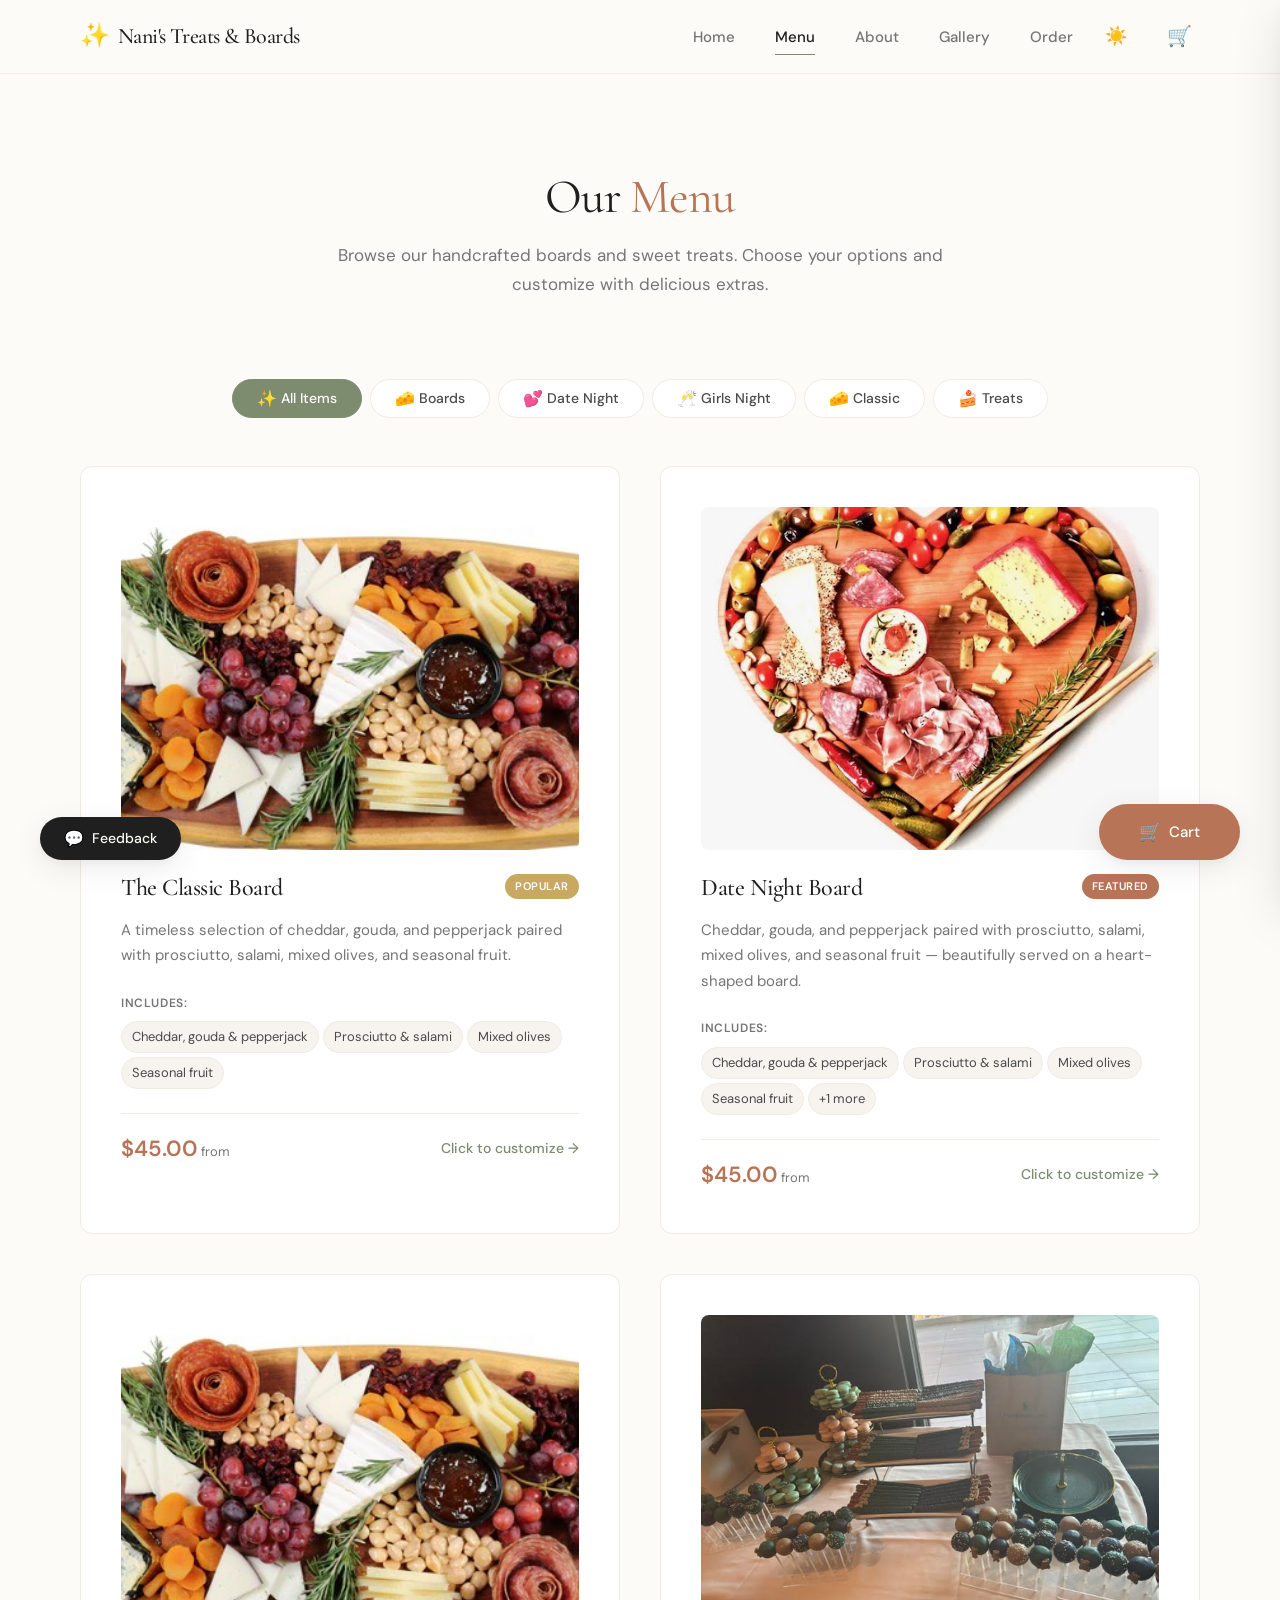
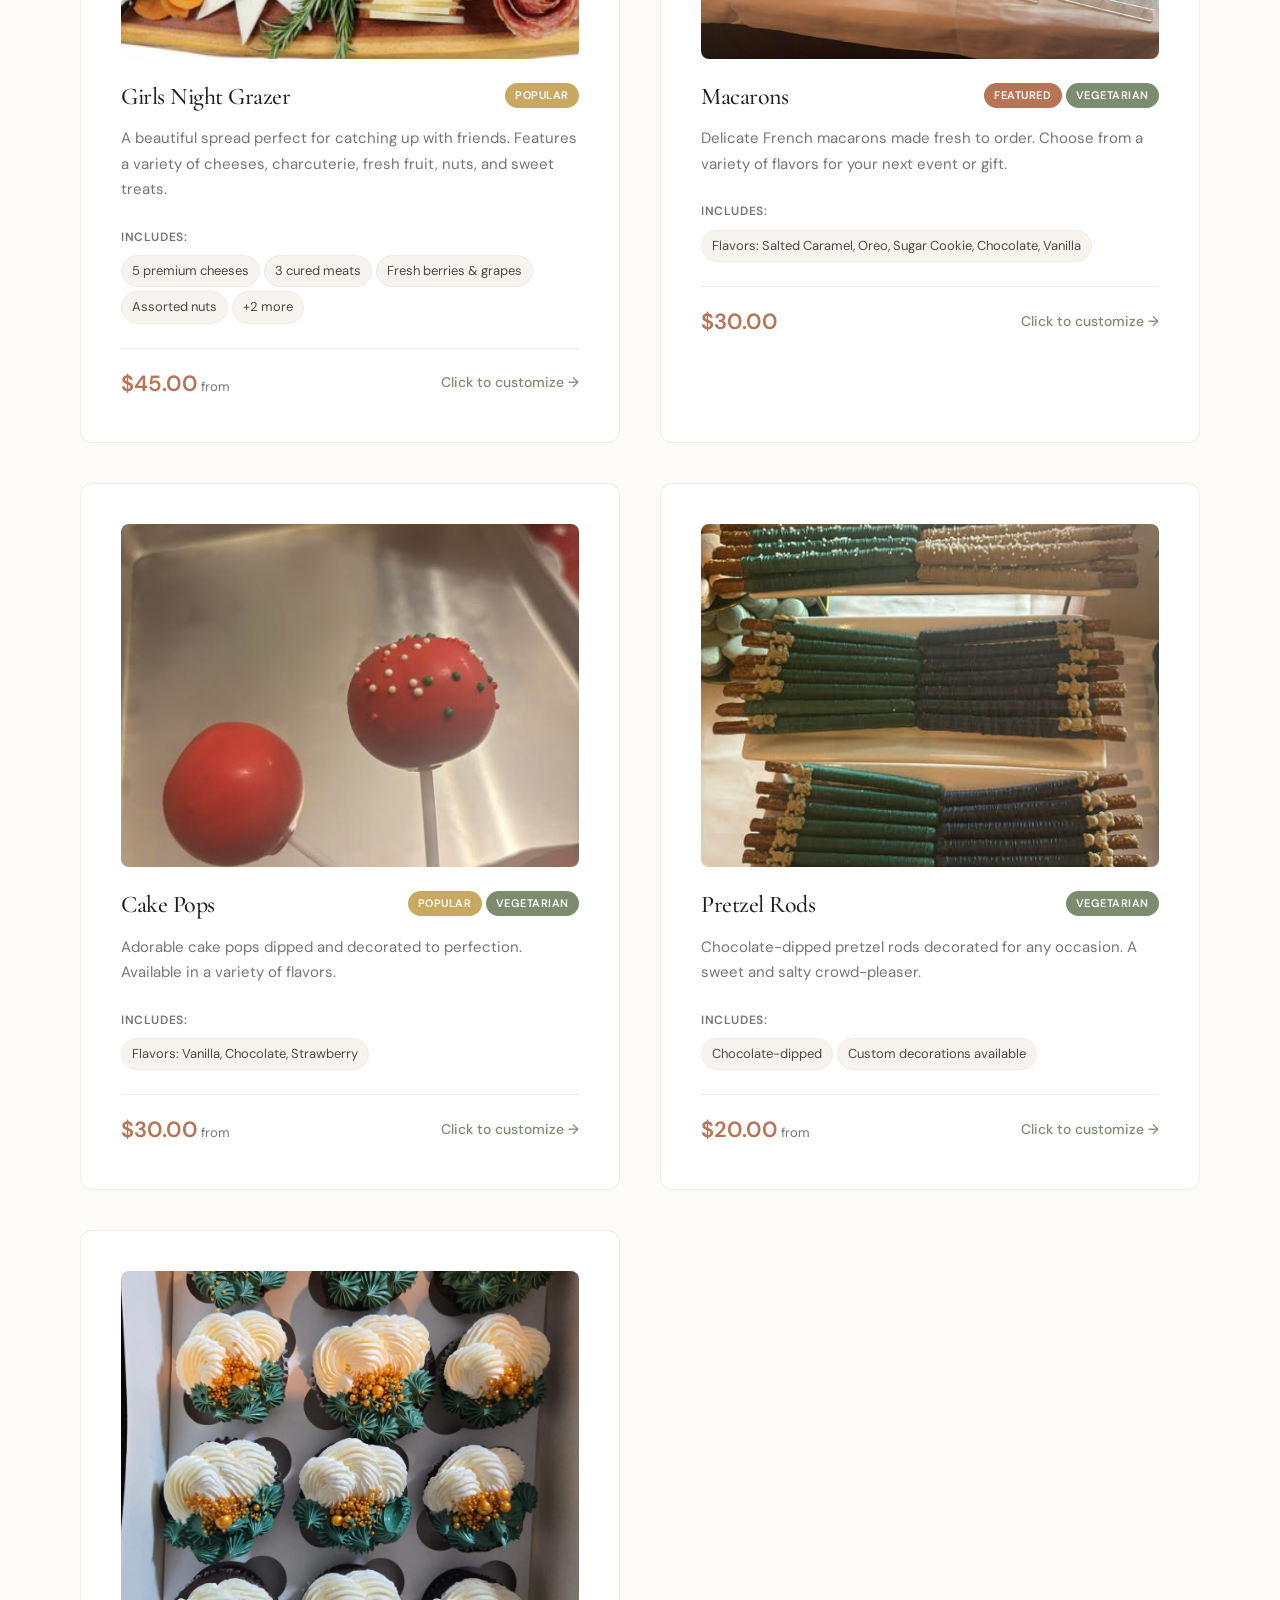
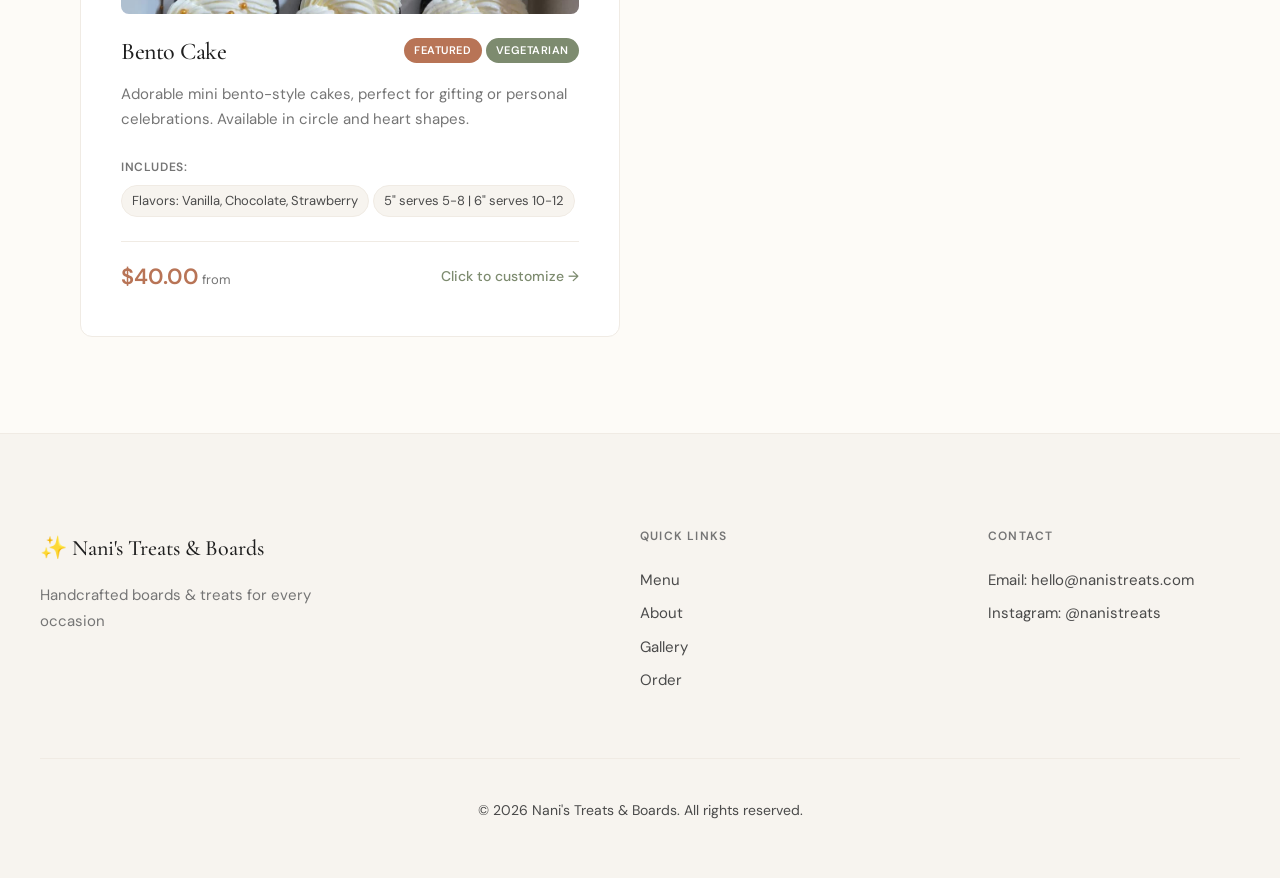
<file: menu.html>
<!DOCTYPE html>
<html lang="en">
<head>
    <meta charset="UTF-8">
    <meta name="viewport" content="width=device-width, initial-scale=1.0">
    <meta name="description" content="Browse our handcrafted boards and sweet treats. Choose your size, customize with add-ons, and place your order.">
    <title>Menu | Nani's Treats & Boards</title>

    <!-- Fonts -->
    <link rel="preconnect" href="https://fonts.googleapis.com">
    <link rel="preconnect" href="https://fonts.gstatic.com" crossorigin>
    <link href="https://fonts.googleapis.com/css2?family=Cormorant+Garamond:wght@400;500;600;700&family=DM+Sans:wght@300;400;500;600;700&display=swap" rel="stylesheet">

    <!-- Styles -->
    <link rel="stylesheet" href="css/styles.css">
    <link rel="stylesheet" href="css/menu.css">
</head>
<body>
    <!-- Skip Link -->
    <a href="#main" class="skip-link">Skip to main content</a>

    <!-- Header -->
    <header class="site-header">
        <div class="header-content">
            <a href="index.html" class="logo">
                <span class="logo-icon">✨</span>
                <span>Nani's Treats & Boards</span>
            </a>

            <nav class="main-nav">
                <button class="hamburger" aria-label="Toggle menu" aria-expanded="false">
                    <span class="hamburger-line"></span>
                    <span class="hamburger-line"></span>
                    <span class="hamburger-line"></span>
                </button>

                <ul class="nav-links">
                    <li><a href="index.html" class="nav-link">Home</a></li>
                    <li><a href="menu.html" class="nav-link active">Menu</a></li>
                    <li><a href="about.html" class="nav-link">About</a></li>
                    <li><a href="gallery.html" class="nav-link">Gallery</a></li>
                    <li><a href="order.html" class="nav-link">Order</a></li>
                </ul>

                <button id="theme-toggle" class="theme-toggle" aria-label="Toggle dark mode">
                    <span class="theme-icon-light">☀️</span>
                    <span class="theme-icon-dark">🌙</span>
                </button>

                <button class="cart-btn" aria-label="View cart" onclick="window.location.href='order.html'">
                    🛒
                    <span class="cart-count" style="display: none;">0</span>
                </button>
            </nav>
        </div>
    </header>

    <!-- Main Content -->
    <main id="main">
        <!-- Menu Header -->
        <section class="menu-header">
            <h1>Our <span class="highlight">Menu</span></h1>
            <p class="menu-subtitle">Browse our handcrafted boards and sweet treats. Choose your options and customize with delicious extras.</p>
        </section>

        <!-- Category Filters -->
        <nav class="category-filters" id="category-filters" aria-label="Board categories">
            <!-- Rendered by JavaScript -->
        </nav>

        <!-- Products Grid -->
        <section class="products-section">
            <div class="products-grid" id="products-grid">
                <!-- Rendered by JavaScript -->
            </div>
        </section>
    </main>

    <!-- Cart Panel Overlay -->
    <div id="cart-overlay" class="cart-overlay"></div>

    <!-- Cart Panel (slide-in from right) -->
    <div id="cart-panel" class="cart-panel" role="dialog" aria-label="Shopping cart">
        <div class="cart-header">
            <h2>🛒 Your Cart</h2>
            <button id="close-cart" class="cart-close" aria-label="Close cart">×</button>
        </div>
        <div class="cart-items" id="cart-items">
            <!-- Rendered by JavaScript -->
        </div>
        <div class="cart-footer" id="cart-footer" style="display: none;">
            <div class="cart-total">
                <span>Total:</span>
                <span class="cart-total-price" id="cart-total">$0.00</span>
            </div>
            <button class="checkout-btn" onclick="window.location.href='order.html'">
                Proceed to Checkout →
            </button>
        </div>
    </div>

    <!-- Cart FAB (bottom-right) -->
    <button id="cart-fab" class="cart-fab" aria-label="Open shopping cart">
        <span class="cart-fab-icon">🛒</span>
        <span class="cart-fab-text">Cart</span>
        <span class="cart-count" style="display: none;">0</span>
    </button>

    <!-- Footer -->
    <footer class="site-footer">
        <div class="footer-content">
            <div class="footer-brand">
                <span class="footer-logo">✨ Nani's Treats & Boards</span>
                <p class="footer-tagline">Handcrafted boards & treats for every occasion</p>
            </div>
            <div class="footer-section">
                <h4>Quick Links</h4>
                <ul class="footer-links">
                    <li><a href="menu.html">Menu</a></li>
                    <li><a href="about.html">About</a></li>
                    <li><a href="gallery.html">Gallery</a></li>
                    <li><a href="order.html">Order</a></li>
                </ul>
            </div>
            <div class="footer-section">
                <h4>Contact</h4>
                <ul class="footer-links">
                    <li>Email: hello@nanistreats.com</li>
                    <li>Instagram: @nanistreats</li>
                </ul>
            </div>
        </div>
        <div class="footer-bottom">
            <p>&copy; 2026 Nani's Treats & Boards. All rights reserved.</p>
        </div>
    </footer>

    <!-- Feedback Button -->
    <a href="mailto:howdy@edinfinite.com?subject=Nani's%20Treats%20Website%20Feedback" class="feedback-btn" title="Send feedback">
        <span class="feedback-icon">💬</span>
        <span class="feedback-text">Feedback</span>
    </a>

    <!-- Scripts -->
    <script src="js/menu-data.js"></script>
    <script src="js/app.js"></script>
    <script src="js/menu.js"></script>
</body>
</html>
</file>
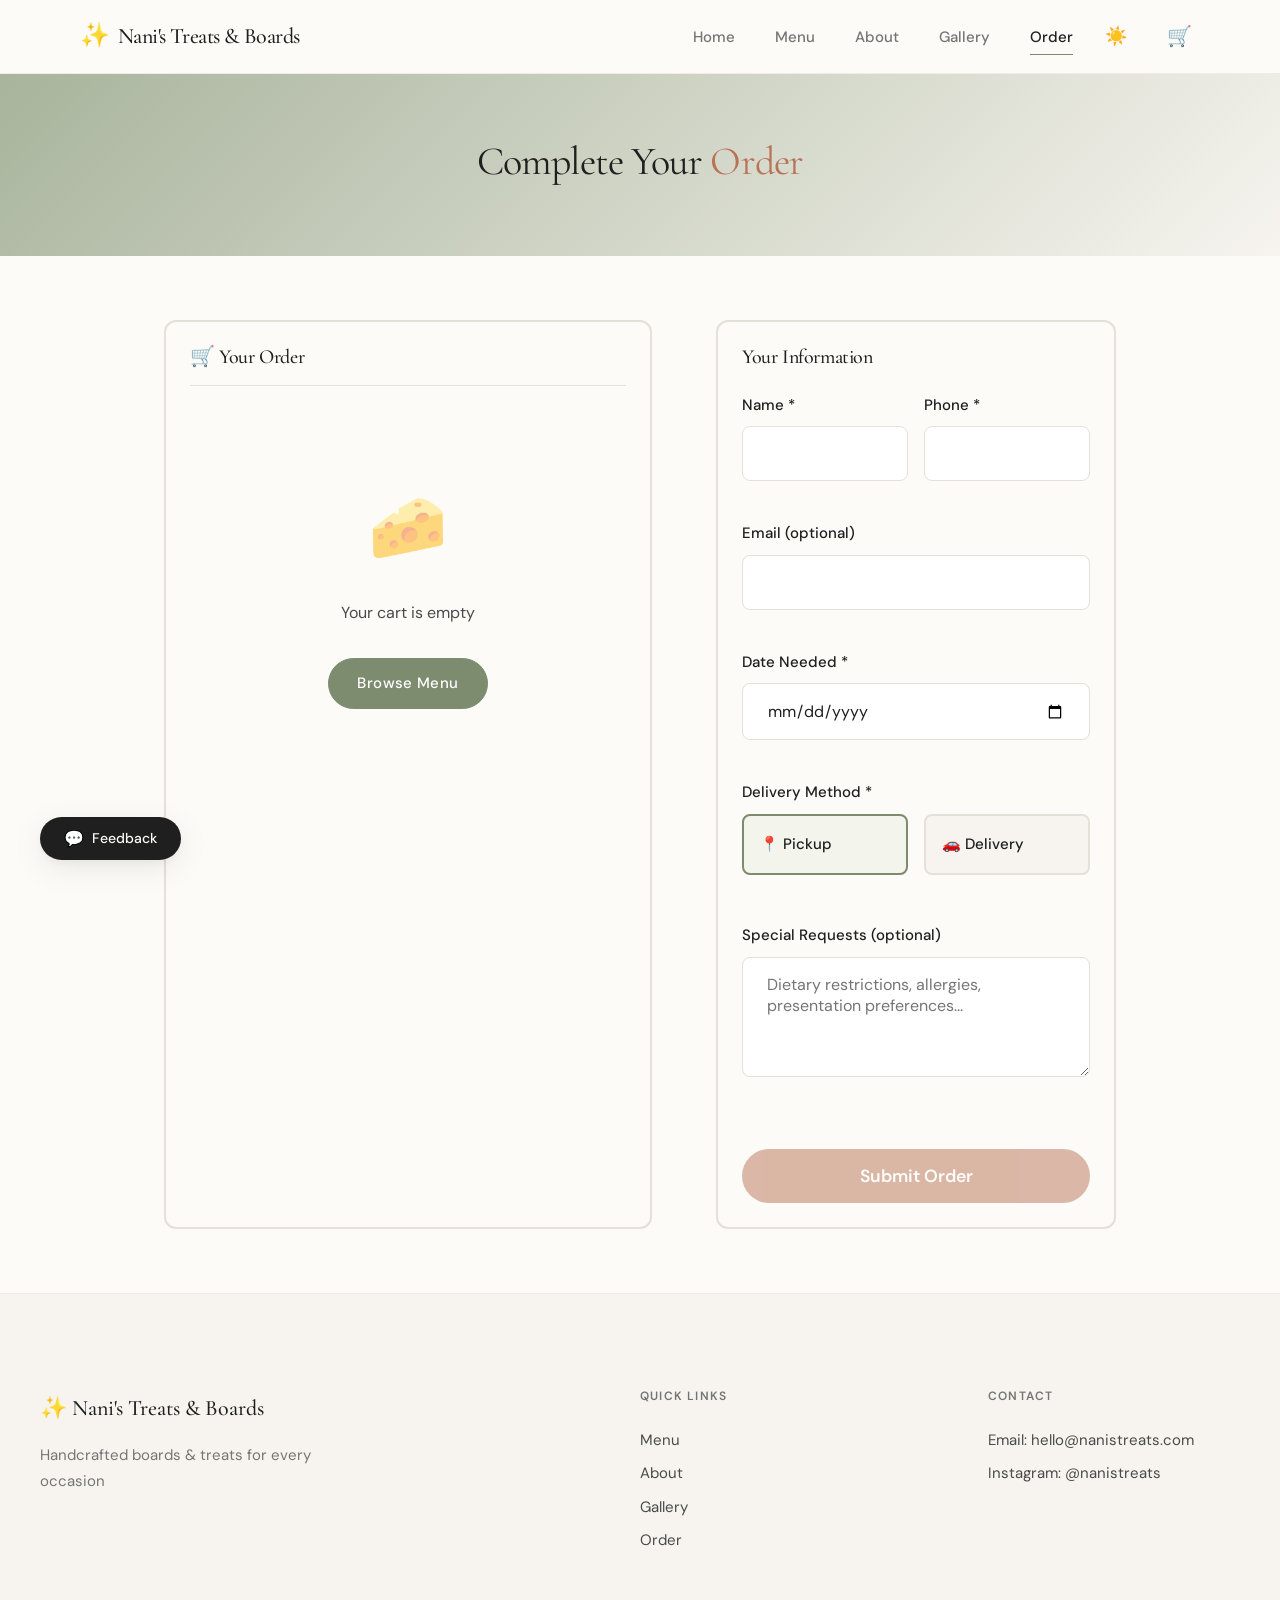
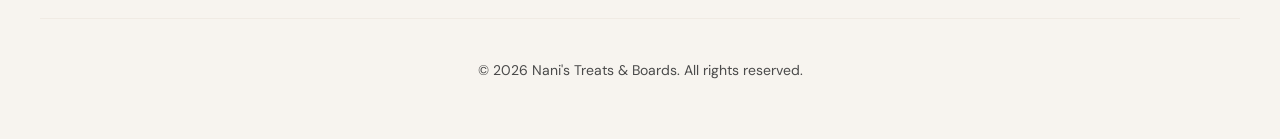
<file: order.html>
<!DOCTYPE html>
<html lang="en">
<head>
    <meta charset="UTF-8">
    <meta name="viewport" content="width=device-width, initial-scale=1.0">
    <meta name="description" content="Complete your order. Review your cart and checkout with Zelle payment.">
    <title>Order | Nani's Treats & Boards</title>

    <!-- Fonts -->
    <link rel="preconnect" href="https://fonts.googleapis.com">
    <link rel="preconnect" href="https://fonts.gstatic.com" crossorigin>
    <link href="https://fonts.googleapis.com/css2?family=Cormorant+Garamond:wght@400;500;600;700&family=DM+Sans:wght@300;400;500;600;700&display=swap" rel="stylesheet">

    <!-- Styles -->
    <link rel="stylesheet" href="css/styles.css">
    <style>
        .order-header {
            text-align: center;
            padding: var(--space-2xl) var(--space-lg);
            background: linear-gradient(135deg, var(--color-primary-light) 0%, var(--color-bg-alt) 100%);
        }

        .order-header h1 {
            font-size: clamp(2rem, 4vw, 2.5rem);
            margin-bottom: var(--space-sm);
        }

        .order-header .highlight {
            color: var(--color-secondary);
        }

        .order-content {
            max-width: 1000px;
            margin: 0 auto;
            padding: var(--space-2xl) var(--space-lg);
        }

        .order-grid {
            display: grid;
            grid-template-columns: 1fr 400px;
            gap: var(--space-2xl);
        }

        /* Cart Summary */
        .cart-summary {
            background: var(--color-bg);
            border: 2px solid var(--color-border);
            border-radius: var(--radius-lg);
            padding: var(--space-lg);
        }

        .cart-summary h2 {
            font-size: 1.25rem;
            margin-bottom: var(--space-lg);
            padding-bottom: var(--space-md);
            border-bottom: 1px solid var(--color-border);
        }

        .cart-summary-empty {
            text-align: center;
            padding: var(--space-2xl);
            color: var(--color-text-muted);
        }

        .cart-summary-empty-icon {
            font-size: 4rem;
            margin-bottom: var(--space-md);
            opacity: 0.5;
        }

        .summary-item {
            display: flex;
            gap: var(--space-md);
            padding: var(--space-md) 0;
            border-bottom: 1px solid var(--color-border);
        }

        .summary-item:last-of-type {
            border-bottom: none;
        }

        .summary-item-icon {
            font-size: 1.75rem;
            flex-shrink: 0;
        }

        .summary-item-details {
            flex: 1;
            min-width: 0;
        }

        .summary-item-name {
            font-weight: 600;
            margin-bottom: 2px;
        }

        .summary-item-meta {
            font-size: 0.85rem;
            color: var(--color-text-muted);
        }

        .summary-item-price {
            font-weight: 600;
            color: var(--color-secondary);
        }

        .summary-item-remove {
            background: none;
            border: none;
            color: var(--color-error);
            cursor: pointer;
            font-size: 1.25rem;
            opacity: 0.7;
        }

        .summary-item-remove:hover {
            opacity: 1;
        }

        .summary-total {
            display: flex;
            justify-content: space-between;
            align-items: center;
            padding-top: var(--space-lg);
            margin-top: var(--space-md);
            border-top: 2px solid var(--color-border);
            font-size: 1.25rem;
        }

        .summary-total-price {
            font-weight: 700;
            color: var(--color-secondary);
            font-size: 1.5rem;
        }

        /* Order Form */
        .order-form-section {
            background: var(--color-bg);
            border: 2px solid var(--color-border);
            border-radius: var(--radius-lg);
            padding: var(--space-lg);
        }

        .order-form-section h2 {
            font-size: 1.25rem;
            margin-bottom: var(--space-lg);
        }

        .form-row {
            display: grid;
            grid-template-columns: 1fr 1fr;
            gap: var(--space-md);
        }

        .delivery-options {
            display: flex;
            gap: var(--space-md);
            margin-top: var(--space-sm);
        }

        .delivery-option {
            flex: 1;
            display: flex;
            align-items: center;
            justify-content: center;
            gap: var(--space-sm);
            padding: var(--space-md);
            background: var(--color-bg-alt);
            border: 2px solid var(--color-border);
            border-radius: var(--radius-md);
            cursor: pointer;
            transition: all var(--transition-fast);
        }

        .delivery-option:hover {
            border-color: var(--color-primary);
        }

        .delivery-option.selected {
            border-color: var(--color-primary);
            background: rgba(156, 175, 136, 0.1);
        }

        .delivery-option input {
            display: none;
        }

        .delivery-address-field {
            display: none;
        }

        .delivery-address-field.visible {
            display: block;
        }

        .submit-order-btn {
            width: 100%;
            padding: 1rem 2rem;
            background: var(--color-secondary);
            color: white;
            border: none;
            border-radius: var(--radius-full);
            font-family: var(--font-sans);
            font-size: 1.1rem;
            font-weight: 600;
            cursor: pointer;
            transition: all var(--transition-fast);
            margin-top: var(--space-lg);
        }

        .submit-order-btn:hover {
            background: var(--color-secondary-dark);
            transform: translateY(-2px);
            box-shadow: var(--shadow-md);
        }

        .submit-order-btn:disabled {
            opacity: 0.5;
            cursor: not-allowed;
            transform: none;
        }

        /* Order Success */
        .order-success {
            display: none;
            text-align: center;
            padding: var(--space-2xl);
        }

        .order-success.visible {
            display: block;
        }

        .success-icon {
            font-size: 5rem;
            margin-bottom: var(--space-lg);
        }

        .success-title {
            color: var(--color-primary);
            margin-bottom: var(--space-sm);
        }

        .order-id {
            font-family: 'JetBrains Mono', monospace;
            font-size: 1.5rem;
            font-weight: 700;
            color: var(--color-secondary);
            background: var(--color-bg-alt);
            padding: var(--space-sm) var(--space-lg);
            border-radius: var(--radius-md);
            display: inline-block;
            margin: var(--space-md) 0;
        }

        .order-total-display {
            font-size: 1.25rem;
            margin-bottom: var(--space-xl);
        }

        .order-total-display strong {
            color: var(--color-secondary);
            font-size: 1.5rem;
        }

        /* Payment Instructions */
        .payment-instructions {
            background: var(--color-bg-alt);
            border: 2px solid var(--color-border);
            border-radius: var(--radius-lg);
            padding: var(--space-xl);
            margin: var(--space-xl) 0;
            text-align: left;
            max-width: 500px;
            margin-left: auto;
            margin-right: auto;
        }

        .payment-instructions h4 {
            font-family: var(--font-display);
            margin-bottom: var(--space-md);
        }

        .payment-detail {
            display: flex;
            align-items: center;
            gap: var(--space-md);
            padding: var(--space-sm) 0;
        }

        .payment-label {
            font-weight: 600;
            color: var(--color-text-muted);
            min-width: 80px;
        }

        .payment-value {
            font-family: 'JetBrains Mono', monospace;
            font-weight: 600;
        }

        .payment-memo {
            margin-top: var(--space-lg);
            padding: var(--space-md);
            background: rgba(156, 175, 136, 0.15);
            border-radius: var(--radius-md);
            text-align: center;
        }

        .payment-memo strong {
            font-family: 'JetBrains Mono', monospace;
            color: var(--color-secondary);
        }

        .delivery-info {
            margin-top: var(--space-md);
            font-size: 0.9rem;
            color: var(--color-text-muted);
        }

        @media (max-width: 968px) {
            .order-grid {
                grid-template-columns: 1fr;
            }

            .form-row {
                grid-template-columns: 1fr;
            }
        }
    </style>
</head>
<body>
    <!-- Skip Link -->
    <a href="#main" class="skip-link">Skip to main content</a>

    <!-- Header -->
    <header class="site-header">
        <div class="header-content">
            <a href="index.html" class="logo">
                <span class="logo-icon">✨</span>
                <span>Nani's Treats & Boards</span>
            </a>

            <nav class="main-nav">
                <button class="hamburger" aria-label="Toggle menu" aria-expanded="false">
                    <span class="hamburger-line"></span>
                    <span class="hamburger-line"></span>
                    <span class="hamburger-line"></span>
                </button>

                <ul class="nav-links">
                    <li><a href="index.html" class="nav-link">Home</a></li>
                    <li><a href="menu.html" class="nav-link">Menu</a></li>
                    <li><a href="about.html" class="nav-link">About</a></li>
                    <li><a href="gallery.html" class="nav-link">Gallery</a></li>
                    <li><a href="order.html" class="nav-link active">Order</a></li>
                </ul>

                <button id="theme-toggle" class="theme-toggle" aria-label="Toggle dark mode">
                    <span class="theme-icon-light">☀️</span>
                    <span class="theme-icon-dark">🌙</span>
                </button>

                <button class="cart-btn" aria-label="View cart">
                    🛒
                    <span class="cart-count" style="display: none;">0</span>
                </button>
            </nav>
        </div>
    </header>

    <!-- Main Content -->
    <main id="main">
        <!-- Order Header -->
        <section class="order-header">
            <h1>Complete Your <span class="highlight">Order</span></h1>
        </section>

        <!-- Order Content -->
        <div class="order-content">
            <!-- Order Form (hidden after success) -->
            <div id="order-form-container">
                <div class="order-grid">
                    <!-- Cart Summary -->
                    <div class="cart-summary">
                        <h2>🛒 Your Order</h2>
                        <div id="order-cart-items">
                            <!-- Populated by JavaScript -->
                        </div>
                        <div class="summary-total" id="order-total-section" style="display: none;">
                            <span>Total:</span>
                            <span class="summary-total-price" id="order-total">$0.00</span>
                        </div>
                    </div>

                    <!-- Order Form -->
                    <div class="order-form-section">
                        <h2>Your Information</h2>
                        <form id="order-form">
                            <div class="form-row">
                                <div class="form-field">
                                    <label for="customer-name">Name *</label>
                                    <input type="text" id="customer-name" name="name" required>
                                </div>
                                <div class="form-field">
                                    <label for="customer-phone">Phone *</label>
                                    <input type="tel" id="customer-phone" name="phone" required>
                                </div>
                            </div>

                            <div class="form-field">
                                <label for="customer-email">Email (optional)</label>
                                <input type="email" id="customer-email" name="email">
                            </div>

                            <div class="form-field">
                                <label for="date-needed">Date Needed *</label>
                                <input type="date" id="date-needed" name="dateNeeded" required>
                            </div>

                            <div class="form-field">
                                <label>Delivery Method *</label>
                                <div class="delivery-options">
                                    <label class="delivery-option selected" id="pickup-option">
                                        <input type="radio" name="deliveryMethod" value="pickup" checked>
                                        <span>📍 Pickup</span>
                                    </label>
                                    <label class="delivery-option" id="delivery-option">
                                        <input type="radio" name="deliveryMethod" value="delivery">
                                        <span>🚗 Delivery</span>
                                    </label>
                                </div>
                            </div>

                            <div class="form-field delivery-address-field" id="address-field">
                                <label for="delivery-address">Delivery Address *</label>
                                <textarea id="delivery-address" name="deliveryAddress" rows="2" placeholder="Street address, city, zip code"></textarea>
                            </div>

                            <div class="form-field">
                                <label for="special-requests">Special Requests (optional)</label>
                                <textarea id="special-requests" name="specialRequests" rows="3" placeholder="Dietary restrictions, allergies, presentation preferences..."></textarea>
                            </div>

                            <button type="submit" class="submit-order-btn" id="submit-btn" disabled>
                                Submit Order
                            </button>
                        </form>
                    </div>
                </div>
            </div>

            <!-- Order Success -->
            <div id="order-success" class="order-success">
                <div class="success-icon">🎉</div>
                <h2 class="success-title">Order Submitted!</h2>
                <p>Thank you for your order. Please complete your payment to confirm.</p>

                <div class="order-id" id="success-order-id">ABC123</div>

                <div class="order-total-display">
                    Total: <strong id="success-total">$0.00</strong>
                </div>

                <div class="payment-instructions">
                    <h4>💳 Payment Instructions</h4>
                    <div class="payment-detail">
                        <span class="payment-label">Zelle:</span>
                        <span class="payment-value" id="zelle-handle">brianna@example.com</span>
                    </div>
                    <div class="payment-memo">
                        Include this in your memo: <strong id="payment-memo-id">ABC123</strong>
                    </div>
                    <p class="delivery-info">
                        Once payment is received, I'll confirm your order and reach out with pickup/delivery details!
                    </p>
                </div>

                <a href="menu.html" class="btn btn-primary">Order More</a>
            </div>
        </div>
    </main>

    <!-- Footer -->
    <footer class="site-footer">
        <div class="footer-content">
            <div class="footer-brand">
                <span class="footer-logo">✨ Nani's Treats & Boards</span>
                <p class="footer-tagline">Handcrafted boards & treats for every occasion</p>
            </div>
            <div class="footer-section">
                <h4>Quick Links</h4>
                <ul class="footer-links">
                    <li><a href="menu.html">Menu</a></li>
                    <li><a href="about.html">About</a></li>
                    <li><a href="gallery.html">Gallery</a></li>
                    <li><a href="order.html">Order</a></li>
                </ul>
            </div>
            <div class="footer-section">
                <h4>Contact</h4>
                <ul class="footer-links">
                    <li>Email: hello@nanistreats.com</li>
                    <li>Instagram: @nanistreats</li>
                </ul>
            </div>
        </div>
        <div class="footer-bottom">
            <p>&copy; 2026 Nani's Treats & Boards. All rights reserved.</p>
        </div>
    </footer>

    <!-- Feedback Button -->
    <a href="mailto:howdy@edinfinite.com?subject=Nani's%20Treats%20Website%20Feedback" class="feedback-btn" title="Send feedback">
        <span class="feedback-icon">💬</span>
        <span class="feedback-text">Feedback</span>
    </a>

    <!-- Scripts -->
    <script src="js/menu-data.js"></script>
    <script src="js/app.js"></script>
    <script>
        // Order Page Controller
        const OrderPage = {
            init() {
                this.setupDateField();
                this.setupDeliveryToggle();
                this.setupForm();
                this.renderCart();
                this.updateSubmitButton();

                // Listen for cart updates
                window.addEventListener('cartUpdated', () => {
                    this.renderCart();
                    this.updateSubmitButton();
                });
            },

            setupDateField() {
                const dateField = document.getElementById('date-needed');
                if (dateField) {
                    // Set minimum date to tomorrow
                    dateField.min = getTomorrowDate();
                }
            },

            setupDeliveryToggle() {
                const pickupOption = document.getElementById('pickup-option');
                const deliveryOption = document.getElementById('delivery-option');
                const addressField = document.getElementById('address-field');
                const addressInput = document.getElementById('delivery-address');

                const updateDeliveryUI = () => {
                    const isDelivery = document.querySelector('input[name="deliveryMethod"]:checked').value === 'delivery';

                    pickupOption.classList.toggle('selected', !isDelivery);
                    deliveryOption.classList.toggle('selected', isDelivery);
                    addressField.classList.toggle('visible', isDelivery);
                    addressInput.required = isDelivery;
                };

                pickupOption.addEventListener('click', updateDeliveryUI);
                deliveryOption.addEventListener('click', updateDeliveryUI);
            },

            setupForm() {
                const form = document.getElementById('order-form');
                form.addEventListener('submit', (e) => {
                    e.preventDefault();
                    this.submitOrder();
                });
            },

            clearContainer(container) {
                while (container.firstChild) {
                    container.removeChild(container.firstChild);
                }
            },

            renderCart() {
                const container = document.getElementById('order-cart-items');
                const totalSection = document.getElementById('order-total-section');
                const cart = CartManager.getCart();

                this.clearContainer(container);

                if (cart.length === 0) {
                    const empty = document.createElement('div');
                    empty.className = 'cart-summary-empty';

                    const icon = document.createElement('div');
                    icon.className = 'cart-summary-empty-icon';
                    icon.textContent = '🧀';

                    const text = document.createElement('p');
                    text.textContent = 'Your cart is empty';

                    const link = document.createElement('a');
                    link.href = 'menu.html';
                    link.className = 'btn btn-primary';
                    link.style.marginTop = 'var(--space-md)';
                    link.style.display = 'inline-block';
                    link.textContent = 'Browse Menu';

                    empty.appendChild(icon);
                    empty.appendChild(text);
                    empty.appendChild(link);
                    container.appendChild(empty);

                    totalSection.style.display = 'none';
                    return;
                }

                const categoryIcons = {
                    'boards': '🧀', 'classic': '🧀', 'date-night': '💕',
                    'girls-night': '🥂', 'treats': '🍰'
                };

                cart.forEach((item, index) => {
                    const product = MenuData.getProductById(item.productId);
                    const itemEl = document.createElement('div');
                    itemEl.className = 'summary-item';

                    const icon = document.createElement('div');
                    icon.className = 'summary-item-icon';
                    icon.textContent = product ? categoryIcons[product.categories[0]] || '🧀' : '🧀';

                    const details = document.createElement('div');
                    details.className = 'summary-item-details';

                    const name = document.createElement('div');
                    name.className = 'summary-item-name';
                    name.textContent = item.name + ' × ' + item.quantity;

                    const meta = document.createElement('div');
                    meta.className = 'summary-item-meta';
                    let metaText = item.sizeName + ' (Serves ' + item.sizeServes + ')';
                    if (item.addOnNames && item.addOnNames.length > 0) {
                        metaText += ' + ' + item.addOnNames.join(', ');
                    }
                    meta.textContent = metaText;

                    details.appendChild(name);
                    details.appendChild(meta);

                    const price = document.createElement('div');
                    price.className = 'summary-item-price';
                    price.textContent = formatPrice(CartManager.getItemTotal(item));

                    const removeBtn = document.createElement('button');
                    removeBtn.className = 'summary-item-remove';
                    removeBtn.textContent = '×';
                    removeBtn.setAttribute('aria-label', 'Remove ' + item.name);
                    removeBtn.addEventListener('click', () => {
                        CartManager.removeItem(index);
                    });

                    itemEl.appendChild(icon);
                    itemEl.appendChild(details);
                    itemEl.appendChild(price);
                    itemEl.appendChild(removeBtn);
                    container.appendChild(itemEl);
                });

                // Update total
                totalSection.style.display = 'flex';
                document.getElementById('order-total').textContent = formatPrice(CartManager.getTotal());
            },

            updateSubmitButton() {
                const submitBtn = document.getElementById('submit-btn');
                const cart = CartManager.getCart();
                submitBtn.disabled = cart.length === 0;
            },

            submitOrder() {
                const form = document.getElementById('order-form');
                const formData = new FormData(form);

                const customerInfo = {
                    name: formData.get('name'),
                    phone: formData.get('phone'),
                    email: formData.get('email') || '',
                    dateNeeded: formData.get('dateNeeded'),
                    deliveryMethod: formData.get('deliveryMethod'),
                    deliveryAddress: formData.get('deliveryAddress') || '',
                    specialRequests: formData.get('specialRequests') || ''
                };

                const order = CartManager.submitOrder(customerInfo);

                if (order) {
                    this.showSuccess(order);
                }
            },

            showSuccess(order) {
                // Hide form, show success
                document.getElementById('order-form-container').style.display = 'none';
                document.getElementById('order-success').classList.add('visible');

                // Populate success details
                document.getElementById('success-order-id').textContent = order.id;
                document.getElementById('success-total').textContent = formatPrice(order.total);
                document.getElementById('payment-memo-id').textContent = order.id;

                // Get payment config
                const paymentConfig = MenuData.getPaymentConfig();
                document.getElementById('zelle-handle').textContent = paymentConfig.zelle;

                // Scroll to top
                window.scrollTo({ top: 0, behavior: 'smooth' });
            }
        };

        // Initialize on page load
        document.addEventListener('DOMContentLoaded', () => {
            OrderPage.init();
        });
    </script>
</body>
</html>
</file>
<file: css/styles.css>
/* ============================================================
   Nani's Treats & Boards - Premium Design System
   Tier 3: Refined, Crisp, Editorial
   ============================================================ */

/* ----------------------
   CSS CUSTOM PROPERTIES
   ---------------------- */
:root {
    /* Colors - Refined & Sophisticated */
    --color-primary: #7D8B6F;           /* Muted sage */
    --color-primary-dark: #5F6B54;      /* Deep sage */
    --color-primary-light: #A8B49C;     /* Light sage */
    --color-secondary: #B87456;         /* Warm terracotta */
    --color-secondary-dark: #9A5E44;    /* Deep terracotta */
    --color-accent: #C9A961;            /* Muted gold */

    --color-bg: #FDFBF7;                /* Warm cream */
    --color-bg-alt: #F7F4EF;            /* Slightly warmer */
    --color-bg-elevated: #FFFFFF;       /* Pure white for cards */
    --color-text: #1F1F1F;              /* Rich black */
    --color-text-secondary: #4A4A4A;    /* Medium gray */
    --color-text-muted: #757575;        /* Muted gray */
    --color-border: #E5E0D8;            /* Warm border */
    --color-border-light: #F0EBE4;      /* Light border */

    /* Link colors */
    --color-link: #5F6B54;
    --color-link-hover: #7D8B6F;

    /* Typography - Cormorant Garamond + DM Sans */
    --font-display: 'Cormorant Garamond', Georgia, 'Times New Roman', serif;
    --font-body: 'DM Sans', -apple-system, BlinkMacSystemFont, 'Segoe UI', sans-serif;

    /* Font weights */
    --weight-light: 300;
    --weight-regular: 400;
    --weight-medium: 500;
    --weight-semibold: 600;
    --weight-bold: 700;

    /* Spacing - More generous */
    --space-xs: 0.25rem;
    --space-sm: 0.5rem;
    --space-md: 1rem;
    --space-lg: 1.5rem;
    --space-xl: 2.5rem;
    --space-2xl: 4rem;
    --space-3xl: 6rem;
    --space-4xl: 8rem;

    /* Border radius - Softer */
    --radius-sm: 4px;
    --radius-md: 8px;
    --radius-lg: 12px;
    --radius-xl: 20px;
    --radius-full: 9999px;

    /* Shadows - Refined & Subtle */
    --shadow-xs: 0 1px 2px rgba(0, 0, 0, 0.04);
    --shadow-sm: 0 2px 8px rgba(0, 0, 0, 0.04), 0 1px 2px rgba(0, 0, 0, 0.06);
    --shadow-md: 0 4px 16px rgba(0, 0, 0, 0.06), 0 2px 4px rgba(0, 0, 0, 0.04);
    --shadow-lg: 0 8px 32px rgba(0, 0, 0, 0.08), 0 4px 8px rgba(0, 0, 0, 0.04);
    --shadow-xl: 0 16px 48px rgba(0, 0, 0, 0.1), 0 8px 16px rgba(0, 0, 0, 0.04);

    /* Transitions - Smooth & Refined */
    --transition-fast: 150ms cubic-bezier(0.4, 0, 0.2, 1);
    --transition-normal: 250ms cubic-bezier(0.4, 0, 0.2, 1);
    --transition-slow: 400ms cubic-bezier(0.4, 0, 0.2, 1);
    --transition-bounce: 500ms cubic-bezier(0.34, 1.56, 0.64, 1);

    /* Letter spacing */
    --tracking-tight: -0.02em;
    --tracking-normal: 0;
    --tracking-wide: 0.025em;
    --tracking-wider: 0.05em;
    --tracking-widest: 0.1em;
}

/* Dark Theme - Refined */
[data-theme="dark"] {
    --color-primary: #9BA88D;
    --color-primary-dark: #7D8B6F;
    --color-primary-light: #5F6B54;
    --color-secondary: #D4896A;
    --color-secondary-dark: #B87456;
    --color-accent: #D9BC7A;

    --color-bg: #141414;
    --color-bg-alt: #1C1C1C;
    --color-bg-elevated: #242424;
    --color-text: #F5F3F0;
    --color-text-secondary: #C5C3C0;
    --color-text-muted: #8A8885;
    --color-border: #2E2E2E;
    --color-border-light: #252525;

    --color-link: #9BA88D;
    --color-link-hover: #B5C0A8;
}

/* ----------------------
   RESET & BASE
   ---------------------- */
*, *::before, *::after {
    box-sizing: border-box;
}

* {
    margin: 0;
    padding: 0;
}

html {
    scroll-behavior: smooth;
    -webkit-font-smoothing: antialiased;
    -moz-osx-font-smoothing: grayscale;
}

[id] {
    scroll-margin-top: 100px;
}

body {
    font-family: var(--font-body);
    font-size: 16px;
    font-weight: var(--weight-regular);
    line-height: 1.7;
    color: var(--color-text);
    background-color: var(--color-bg);
    min-height: 100vh;
    letter-spacing: var(--tracking-normal);
}

img {
    max-width: 100%;
    display: block;
}

/* ----------------------
   ACCESSIBILITY
   ---------------------- */
.skip-link {
    position: absolute;
    top: -100px;
    left: 50%;
    transform: translateX(-50%);
    padding: var(--space-sm) var(--space-lg);
    background: var(--color-text);
    color: var(--color-bg);
    font-weight: var(--weight-medium);
    font-size: 0.875rem;
    text-decoration: none;
    border-radius: var(--radius-md);
    z-index: 1000;
    transition: top var(--transition-fast);
}

.skip-link:focus {
    top: var(--space-md);
}

.visually-hidden {
    position: absolute;
    width: 1px;
    height: 1px;
    padding: 0;
    margin: -1px;
    overflow: hidden;
    clip: rect(0, 0, 0, 0);
    white-space: nowrap;
    border: 0;
}

:focus-visible {
    outline: 2px solid var(--color-primary);
    outline-offset: 3px;
}

/* ----------------------
   TYPOGRAPHY
   ---------------------- */
h1, h2, h3, h4, h5, h6 {
    font-family: var(--font-display);
    font-weight: var(--weight-medium);
    line-height: 1.15;
    color: var(--color-text);
    letter-spacing: var(--tracking-tight);
}

h1 {
    font-size: clamp(2.5rem, 5vw, 3.5rem);
    font-weight: var(--weight-regular);
}

h2 {
    font-size: clamp(1.875rem, 3.5vw, 2.5rem);
    margin-bottom: var(--space-md);
}

h3 {
    font-size: clamp(1.25rem, 2vw, 1.5rem);
    font-weight: var(--weight-medium);
}

h4 {
    font-size: 1.125rem;
    font-weight: var(--weight-semibold);
    font-family: var(--font-body);
    letter-spacing: var(--tracking-wide);
    text-transform: uppercase;
}

p {
    margin-bottom: var(--space-md);
    color: var(--color-text-secondary);
}

a {
    color: var(--color-link);
    text-decoration: none;
    transition: color var(--transition-fast);
}

a:hover {
    color: var(--color-link-hover);
}

.text-center { text-align: center; }
.text-muted { color: var(--color-text-muted); }

/* Accent text */
.highlight {
    color: var(--color-secondary);
}

/* Small caps for labels */
.label {
    font-size: 0.75rem;
    font-weight: var(--weight-semibold);
    letter-spacing: var(--tracking-widest);
    text-transform: uppercase;
    color: var(--color-text-muted);
}

/* ----------------------
   LAYOUT UTILITIES
   ---------------------- */
.container {
    max-width: 1200px;
    margin: 0 auto;
    padding: 0 var(--space-xl);
}

.section {
    padding: var(--space-4xl) 0;
}

.section-header {
    text-align: center;
    margin-bottom: var(--space-3xl);
}

.section-label {
    display: inline-block;
    font-size: 0.75rem;
    font-weight: var(--weight-semibold);
    letter-spacing: var(--tracking-widest);
    text-transform: uppercase;
    color: var(--color-primary);
    margin-bottom: var(--space-md);
}

.section-subtitle {
    color: var(--color-text-muted);
    font-size: 1.125rem;
    max-width: 560px;
    margin: var(--space-md) auto 0;
    line-height: 1.7;
}

/* ----------------------
   BUTTONS
   ---------------------- */
.btn {
    display: inline-flex;
    align-items: center;
    justify-content: center;
    gap: var(--space-sm);
    font-family: var(--font-body);
    font-weight: var(--weight-medium);
    font-size: 0.9375rem;
    letter-spacing: var(--tracking-wide);
    text-decoration: none;
    border: 1px solid transparent;
    border-radius: var(--radius-full);
    cursor: pointer;
    transition: all var(--transition-normal);
    white-space: nowrap;
    padding: 0.75rem 1.75rem;
    min-height: 48px;
}

.btn-sm {
    padding: 0.5rem 1.25rem;
    font-size: 0.875rem;
    min-height: 40px;
}

.btn-lg {
    padding: 1rem 2.25rem;
    font-size: 1rem;
    min-height: 56px;
}

.btn-primary {
    background: var(--color-primary);
    color: white;
    border-color: var(--color-primary);
}

.btn-primary:hover {
    background: var(--color-primary-dark);
    border-color: var(--color-primary-dark);
    text-decoration: none;
    transform: translateY(-1px);
    box-shadow: var(--shadow-md);
}

.btn-secondary {
    background: var(--color-secondary);
    color: white;
    border-color: var(--color-secondary);
}

.btn-secondary:hover {
    background: var(--color-secondary-dark);
    border-color: var(--color-secondary-dark);
    text-decoration: none;
    transform: translateY(-1px);
    box-shadow: var(--shadow-md);
}

.btn-outline {
    background: transparent;
    color: var(--color-text);
    border-color: var(--color-border);
}

.btn-outline:hover {
    background: var(--color-bg-alt);
    border-color: var(--color-text);
    text-decoration: none;
}

.btn-ghost {
    background: transparent;
    color: var(--color-text-secondary);
    border-color: transparent;
}

.btn-ghost:hover {
    background: var(--color-bg-alt);
    color: var(--color-text);
    text-decoration: none;
}

/* ----------------------
   CARDS
   ---------------------- */
.card {
    background: var(--color-bg-elevated);
    border: 1px solid var(--color-border-light);
    border-radius: var(--radius-lg);
    padding: var(--space-xl);
    transition: all var(--transition-normal);
}

.card:hover {
    border-color: var(--color-border);
    box-shadow: var(--shadow-sm);
}

.card-interactive {
    cursor: pointer;
}

.card-interactive:hover {
    transform: translateY(-2px);
    box-shadow: var(--shadow-md);
}

/* ----------------------
   HEADER
   ---------------------- */
.site-header {
    position: sticky;
    top: 0;
    background: rgba(253, 251, 247, 0.92);
    backdrop-filter: blur(12px);
    -webkit-backdrop-filter: blur(12px);
    border-bottom: 1px solid var(--color-border-light);
    z-index: 100;
}

[data-theme="dark"] .site-header {
    background: rgba(20, 20, 20, 0.92);
}

.header-content {
    display: flex;
    align-items: center;
    justify-content: space-between;
    max-width: 1200px;
    margin: 0 auto;
    padding: var(--space-md) var(--space-xl);
}

.logo {
    display: flex;
    align-items: center;
    gap: var(--space-sm);
    font-family: var(--font-display);
    font-size: 1.375rem;
    font-weight: var(--weight-medium);
    color: var(--color-text);
    text-decoration: none;
    letter-spacing: var(--tracking-tight);
}

.logo-icon {
    font-size: 1.5rem;
}

.logo:hover {
    text-decoration: none;
    color: var(--color-primary);
}

/* Navigation */
.main-nav {
    display: flex;
    align-items: center;
    gap: var(--space-lg);
}

.nav-links {
    display: flex;
    gap: var(--space-xl);
    list-style: none;
}

.nav-link {
    color: var(--color-text-muted);
    font-size: 0.9375rem;
    font-weight: var(--weight-medium);
    padding: var(--space-sm) 0;
    position: relative;
    transition: color var(--transition-fast);
}

.nav-link::after {
    content: '';
    position: absolute;
    bottom: 0;
    left: 0;
    width: 0;
    height: 1px;
    background: var(--color-primary);
    transition: width var(--transition-normal);
}

.nav-link:hover,
.nav-link.active {
    color: var(--color-text);
    text-decoration: none;
}

.nav-link:hover::after,
.nav-link.active::after {
    width: 100%;
}

/* Cart button in nav */
.cart-btn {
    position: relative;
    background: none;
    border: none;
    font-size: 1.25rem;
    cursor: pointer;
    padding: var(--space-sm);
    color: var(--color-text-secondary);
    transition: color var(--transition-fast);
}

.cart-btn:hover {
    color: var(--color-text);
}

.cart-count {
    position: absolute;
    top: 0;
    right: -2px;
    background: var(--color-secondary);
    color: white;
    font-size: 0.65rem;
    font-weight: var(--weight-bold);
    min-width: 16px;
    height: 16px;
    border-radius: var(--radius-full);
    display: flex;
    align-items: center;
    justify-content: center;
}

/* Hamburger menu */
.hamburger {
    display: none;
    flex-direction: column;
    gap: 5px;
    padding: var(--space-sm);
    background: none;
    border: none;
    cursor: pointer;
}

.hamburger-line {
    width: 22px;
    height: 1.5px;
    background: var(--color-text);
    transition: transform var(--transition-fast);
}

/* Theme toggle */
.theme-toggle {
    background: none;
    border: none;
    font-size: 1.125rem;
    cursor: pointer;
    padding: var(--space-sm);
    border-radius: var(--radius-full);
    transition: background var(--transition-fast);
    color: var(--color-text-secondary);
}

.theme-toggle:hover {
    background: var(--color-bg-alt);
}

.theme-icon-dark { display: none; }
[data-theme="dark"] .theme-icon-light { display: none; }
[data-theme="dark"] .theme-icon-dark { display: inline; }

/* ----------------------
   HERO
   ---------------------- */
.hero {
    display: grid;
    grid-template-columns: 1fr 1fr;
    gap: var(--space-3xl);
    max-width: 1200px;
    margin: 0 auto;
    padding: var(--space-3xl) var(--space-xl);
    align-items: center;
    min-height: calc(100vh - 80px);
}

.hero-content {
    display: flex;
    flex-direction: column;
}

.hero-badge {
    display: inline-flex;
    align-items: center;
    padding: var(--space-sm) var(--space-md);
    background: var(--color-bg-alt);
    color: var(--color-primary-dark);
    font-size: 0.75rem;
    font-weight: var(--weight-semibold);
    letter-spacing: var(--tracking-widest);
    text-transform: uppercase;
    border-radius: var(--radius-full);
    margin-bottom: var(--space-xl);
    width: fit-content;
    border: 1px solid var(--color-border-light);
}

.hero h1 {
    font-size: clamp(2.75rem, 5.5vw, 4rem);
    line-height: 1.05;
    margin-bottom: var(--space-lg);
    letter-spacing: -0.03em;
    font-weight: var(--weight-regular);
}

.hero-subtitle {
    font-size: 1.125rem;
    color: var(--color-text-muted);
    margin-bottom: var(--space-xl);
    line-height: 1.8;
    max-width: 480px;
}

.hero-cta {
    display: flex;
    gap: var(--space-md);
    flex-wrap: wrap;
}

.hero-visual {
    display: flex;
    justify-content: center;
    align-items: center;
}

.hero-image {
    width: 100%;
    max-width: 520px;
    aspect-ratio: 4/3;
    object-fit: cover;
    border-radius: var(--radius-xl);
    box-shadow: var(--shadow-xl);
}

/* Placeholder for hero image */
.hero-placeholder {
    width: 100%;
    max-width: 520px;
    aspect-ratio: 4/3;
    background: linear-gradient(145deg, var(--color-bg-alt) 0%, var(--color-primary-light) 100%);
    border-radius: var(--radius-xl);
    display: flex;
    align-items: center;
    justify-content: center;
    font-size: 4rem;
    box-shadow: var(--shadow-xl);
}

/* ----------------------
   FEATURED BOARDS
   ---------------------- */
.featured-grid {
    display: grid;
    grid-template-columns: repeat(auto-fit, minmax(320px, 1fr));
    gap: var(--space-xl);
}

.board-card {
    background: var(--color-bg-elevated);
    border: 1px solid var(--color-border-light);
    border-radius: var(--radius-lg);
    overflow: hidden;
    transition: all var(--transition-normal);
}

.board-card:hover {
    border-color: var(--color-border);
    transform: translateY(-4px);
    box-shadow: var(--shadow-lg);
}

.board-card-image {
    width: 100%;
    aspect-ratio: 4/3;
    object-fit: cover;
}

.board-card-placeholder {
    width: 100%;
    aspect-ratio: 4/3;
    background: linear-gradient(145deg, var(--color-bg-alt) 0%, var(--color-primary-light) 50%);
    display: flex;
    align-items: center;
    justify-content: center;
    font-size: 3rem;
}

.board-card-content {
    padding: var(--space-xl);
}

.board-card-title {
    font-family: var(--font-display);
    font-size: 1.375rem;
    font-weight: var(--weight-medium);
    margin-bottom: var(--space-xs);
    letter-spacing: var(--tracking-tight);
}

.board-card-description {
    color: var(--color-text-muted);
    font-size: 0.9375rem;
    margin-bottom: var(--space-lg);
    line-height: 1.6;
}

.board-card-footer {
    display: flex;
    justify-content: space-between;
    align-items: center;
    padding-top: var(--space-md);
    border-top: 1px solid var(--color-border-light);
}

.board-card-price {
    font-weight: var(--weight-semibold);
    color: var(--color-secondary);
    font-size: 1.125rem;
}

.board-card-serves {
    font-size: 0.875rem;
    color: var(--color-text-muted);
}

/* Popular badge */
.badge-popular {
    display: inline-block;
    padding: 4px 12px;
    background: var(--color-accent);
    color: white;
    font-size: 0.6875rem;
    font-weight: var(--weight-semibold);
    text-transform: uppercase;
    letter-spacing: var(--tracking-wider);
    border-radius: var(--radius-full);
    margin-bottom: var(--space-md);
}

/* ----------------------
   ABOUT SECTION
   ---------------------- */
.about-preview {
    display: grid;
    grid-template-columns: 1fr 1.2fr;
    gap: var(--space-3xl);
    align-items: center;
}

.about-image-placeholder {
    aspect-ratio: 1;
    background: linear-gradient(145deg, var(--color-primary-light) 0%, var(--color-bg-alt) 100%);
    border-radius: var(--radius-xl);
    display: flex;
    align-items: center;
    justify-content: center;
    font-size: 5rem;
}

img.about-image-placeholder,
img.about-photo {
    object-fit: cover;
    box-shadow: var(--shadow-lg);
}

.about-content h2 {
    margin-bottom: var(--space-lg);
}

.about-content p {
    color: var(--color-text-secondary);
    line-height: 1.8;
    font-size: 1.0625rem;
}

.about-content .btn {
    margin-top: var(--space-md);
}

/* ----------------------
   HOW IT WORKS
   ---------------------- */
.steps-grid {
    display: grid;
    grid-template-columns: repeat(4, 1fr);
    gap: var(--space-xl);
}

.step-card {
    text-align: center;
    padding: var(--space-xl);
}

.step-number {
    display: inline-flex;
    align-items: center;
    justify-content: center;
    width: 48px;
    height: 48px;
    background: var(--color-bg-alt);
    color: var(--color-primary-dark);
    font-weight: var(--weight-semibold);
    font-size: 1.125rem;
    border-radius: var(--radius-full);
    margin-bottom: var(--space-lg);
    border: 1px solid var(--color-border-light);
}

.step-icon {
    font-size: 2.25rem;
    margin-bottom: var(--space-md);
}

.step-title {
    font-family: var(--font-display);
    font-size: 1.25rem;
    margin-bottom: var(--space-sm);
}

.step-description {
    color: var(--color-text-muted);
    font-size: 0.9375rem;
    line-height: 1.6;
}

/* ----------------------
   PROCESS SECTION
   ---------------------- */
.process-grid {
    display: grid;
    grid-template-columns: repeat(3, 1fr);
    gap: var(--space-xl);
}

.process-card {
    background: var(--color-bg-elevated);
    border-radius: var(--radius-xl);
    overflow: hidden;
    box-shadow: var(--shadow-md);
    transition: transform var(--transition-normal), box-shadow var(--transition-normal);
}

.process-card:hover {
    transform: translateY(-4px);
    box-shadow: var(--shadow-lg);
}

.process-image-container {
    aspect-ratio: 4/3;
    overflow: hidden;
}

.process-image {
    width: 100%;
    height: 100%;
    object-fit: cover;
    transition: transform var(--transition-slow);
}

.process-card:hover .process-image {
    transform: scale(1.05);
}

.process-content {
    padding: var(--space-lg);
}

.process-step {
    display: inline-block;
    font-family: var(--font-display);
    font-size: 0.875rem;
    font-weight: var(--weight-semibold);
    color: var(--color-secondary);
    letter-spacing: var(--tracking-wide);
    margin-bottom: var(--space-xs);
}

.process-title {
    font-family: var(--font-display);
    font-size: 1.375rem;
    font-weight: var(--weight-medium);
    margin-bottom: var(--space-sm);
    color: var(--color-text);
}

.process-description {
    color: var(--color-text-muted);
    font-size: 0.9375rem;
    line-height: 1.6;
}

/* ----------------------
   FOOTER
   ---------------------- */
.site-footer {
    background: var(--color-bg-alt);
    border-top: 1px solid var(--color-border-light);
    padding: var(--space-3xl) var(--space-xl) var(--space-xl);
}

.footer-content {
    max-width: 1200px;
    margin: 0 auto;
    display: grid;
    grid-template-columns: 2fr 1fr 1fr;
    gap: var(--space-3xl);
}

.footer-brand {
    display: flex;
    flex-direction: column;
    gap: var(--space-md);
}

.footer-logo {
    font-family: var(--font-display);
    font-size: 1.375rem;
    font-weight: var(--weight-medium);
    color: var(--color-text);
}

.footer-tagline {
    color: var(--color-text-muted);
    font-size: 0.9375rem;
    max-width: 280px;
}

.footer-section h4 {
    font-family: var(--font-body);
    font-size: 0.75rem;
    font-weight: var(--weight-semibold);
    letter-spacing: var(--tracking-widest);
    text-transform: uppercase;
    margin-bottom: var(--space-lg);
    color: var(--color-text-muted);
}

.footer-links {
    list-style: none;
    display: flex;
    flex-direction: column;
    gap: var(--space-sm);
}

.footer-links a,
.footer-links li {
    color: var(--color-text-secondary);
    font-size: 0.9375rem;
}

.footer-links a:hover {
    color: var(--color-text);
}

.footer-bottom {
    max-width: 1200px;
    margin: var(--space-2xl) auto 0;
    padding-top: var(--space-xl);
    border-top: 1px solid var(--color-border-light);
    text-align: center;
    color: var(--color-text-muted);
    font-size: 0.875rem;
}

/* ----------------------
   FORMS
   ---------------------- */
.form-field {
    margin-bottom: var(--space-xl);
}

.form-field label {
    display: block;
    font-weight: var(--weight-medium);
    font-size: 0.9375rem;
    margin-bottom: var(--space-sm);
    color: var(--color-text);
}

.form-field input,
.form-field select,
.form-field textarea {
    width: 100%;
    padding: var(--space-md) var(--space-lg);
    font-family: var(--font-body);
    font-size: 1rem;
    background: var(--color-bg-elevated);
    color: var(--color-text);
    border: 1px solid var(--color-border);
    border-radius: var(--radius-md);
    transition: border-color var(--transition-fast), box-shadow var(--transition-fast);
}

.form-field input:focus,
.form-field select:focus,
.form-field textarea:focus {
    border-color: var(--color-primary);
    outline: none;
    box-shadow: 0 0 0 3px rgba(125, 139, 111, 0.15);
}

.form-field textarea {
    min-height: 120px;
    resize: vertical;
}

/* Radio and checkbox groups */
.radio-group,
.checkbox-group {
    display: flex;
    flex-direction: column;
    gap: var(--space-sm);
}

.radio-option,
.checkbox-option {
    display: flex;
    align-items: center;
    gap: var(--space-sm);
    cursor: pointer;
}

.radio-option input,
.checkbox-option input {
    width: auto;
    accent-color: var(--color-primary);
}

/* ----------------------
   RESPONSIVE
   ---------------------- */
@media (max-width: 1024px) {
    .hero {
        grid-template-columns: 1fr;
        text-align: center;
        padding: var(--space-2xl) var(--space-xl);
        min-height: auto;
        gap: var(--space-2xl);
    }

    .hero-content {
        align-items: center;
    }

    .hero-subtitle {
        max-width: 100%;
    }

    .hero-visual {
        order: -1;
    }

    .hero-cta {
        justify-content: center;
    }

    .about-preview {
        grid-template-columns: 1fr;
        text-align: center;
        gap: var(--space-2xl);
    }

    .about-content {
        max-width: 600px;
        margin: 0 auto;
    }

    .steps-grid {
        grid-template-columns: repeat(2, 1fr);
    }

    .footer-content {
        grid-template-columns: 1fr;
        text-align: center;
        gap: var(--space-2xl);
    }

    .footer-brand {
        align-items: center;
    }

    .footer-tagline {
        max-width: 100%;
    }
}

@media (max-width: 768px) {
    .container {
        padding: 0 var(--space-lg);
    }

    .hamburger {
        display: flex;
    }

    .nav-links {
        display: none;
        position: absolute;
        top: 100%;
        left: 0;
        right: 0;
        flex-direction: column;
        background: var(--color-bg);
        padding: var(--space-lg);
        border-bottom: 1px solid var(--color-border-light);
        box-shadow: var(--shadow-md);
        gap: var(--space-md);
    }

    .nav-links.open {
        display: flex;
    }

    .nav-link::after {
        display: none;
    }

    .steps-grid {
        grid-template-columns: 1fr;
    }

    .process-grid {
        grid-template-columns: 1fr;
        gap: var(--space-lg);
    }

    .section {
        padding: var(--space-3xl) 0;
    }

    .section-header {
        margin-bottom: var(--space-2xl);
    }
}

@media (max-width: 480px) {
    .hero-cta {
        flex-direction: column;
        width: 100%;
    }

    .hero-cta .btn {
        width: 100%;
    }

    .featured-grid {
        grid-template-columns: 1fr;
    }

    .hero h1 {
        font-size: 2.25rem;
    }
}

/* ----------------------
   FEEDBACK BUTTON
   ---------------------- */
.feedback-btn {
    position: fixed;
    bottom: var(--space-xl);
    left: var(--space-xl);
    background: var(--color-text);
    color: var(--color-bg);
    border: none;
    border-radius: var(--radius-full);
    padding: var(--space-sm) var(--space-lg);
    font-family: var(--font-body);
    font-size: 0.875rem;
    font-weight: var(--weight-medium);
    cursor: pointer;
    box-shadow: var(--shadow-lg);
    transition: all var(--transition-normal);
    z-index: 1000;
    display: flex;
    align-items: center;
    gap: var(--space-sm);
    text-decoration: none;
}

.feedback-btn:hover {
    background: var(--color-primary-dark);
    transform: translateY(-2px);
    box-shadow: var(--shadow-xl);
    color: white;
}

.feedback-btn:active {
    transform: translateY(0);
}

.feedback-btn .feedback-icon {
    font-size: 1rem;
}

@media (max-width: 480px) {
    .feedback-btn {
        padding: var(--space-sm);
        border-radius: 50%;
        width: 48px;
        height: 48px;
        justify-content: center;
        left: var(--space-lg);
        bottom: var(--space-lg);
    }

    .feedback-btn .feedback-text {
        display: none;
    }
}

/* ----------------------
   ANIMATIONS
   ---------------------- */
@keyframes fadeIn {
    from { opacity: 0; }
    to { opacity: 1; }
}

@keyframes slideUp {
    from {
        opacity: 0;
        transform: translateY(20px);
    }
    to {
        opacity: 1;
        transform: translateY(0);
    }
}

.animate-fade-in {
    animation: fadeIn var(--transition-slow) ease-out;
}

.animate-slide-up {
    animation: slideUp var(--transition-slow) ease-out;
}
</file>
<file: css/gallery.css>
/* ============================================================
   Nani's Treats & Boards - Gallery Page Styles
   Premium Tier 3 Design
   ============================================================ */

/* ----------------------
   GALLERY HEADER
   ---------------------- */
.gallery-header {
    text-align: center;
    padding: var(--space-3xl) var(--space-xl);
    background: var(--color-bg-alt);
    border-bottom: 1px solid var(--color-border-light);
}

.gallery-header h1 {
    font-size: clamp(2.25rem, 4vw, 3rem);
    margin-bottom: var(--space-md);
    letter-spacing: var(--tracking-tight);
}

.gallery-subtitle {
    color: var(--color-text-muted);
    font-size: 1.0625rem;
    max-width: 480px;
    margin: 0 auto;
    line-height: 1.7;
}

/* ----------------------
   GALLERY GRID
   ---------------------- */
.gallery-section {
    max-width: 1200px;
    margin: 0 auto;
    padding: var(--space-3xl) var(--space-xl);
}

.gallery-grid {
    display: grid;
    grid-template-columns: repeat(3, 1fr);
    gap: var(--space-lg);
    grid-auto-rows: 280px;
}

.gallery-item {
    position: relative;
    border-radius: var(--radius-lg);
    overflow: hidden;
    cursor: pointer;
    transition: transform var(--transition-normal), box-shadow var(--transition-normal);
    background: var(--color-bg-alt);
}

.gallery-item:hover {
    transform: scale(1.015);
    box-shadow: var(--shadow-lg);
}

.gallery-item-tall {
    grid-row: span 2;
}

.gallery-item-wide {
    grid-column: span 2;
}

.gallery-placeholder {
    width: 100%;
    height: 100%;
    background: linear-gradient(145deg, var(--color-bg-alt) 0%, var(--color-primary-light) 50%);
    display: flex;
    align-items: center;
    justify-content: center;
    font-size: 2.5rem;
}

.gallery-item-tall .gallery-placeholder,
.gallery-item-wide .gallery-placeholder {
    font-size: 3.5rem;
}

.gallery-image {
    width: 100%;
    height: 100%;
    object-fit: cover;
}

.gallery-overlay {
    position: absolute;
    bottom: 0;
    left: 0;
    right: 0;
    padding: var(--space-xl);
    background: linear-gradient(transparent, rgba(0, 0, 0, 0.6));
    color: white;
    opacity: 0;
    transform: translateY(8px);
    transition: opacity var(--transition-normal), transform var(--transition-normal);
}

.gallery-item:hover .gallery-overlay {
    opacity: 1;
    transform: translateY(0);
}

.gallery-title {
    font-family: var(--font-display);
    font-size: 1.125rem;
    font-weight: var(--weight-medium);
    letter-spacing: var(--tracking-tight);
}

/* ----------------------
   GALLERY CTA
   ---------------------- */
.gallery-cta {
    text-align: center;
    padding: var(--space-4xl) var(--space-xl);
    background: var(--color-bg-alt);
    border-top: 1px solid var(--color-border-light);
}

.gallery-cta h2 {
    margin-bottom: var(--space-md);
}

.gallery-cta p {
    color: var(--color-text-muted);
    margin-bottom: var(--space-xl);
    max-width: 480px;
    margin-left: auto;
    margin-right: auto;
}

/* ----------------------
   LIGHTBOX
   ---------------------- */
.lightbox {
    position: fixed;
    inset: 0;
    background: rgba(0, 0, 0, 0.92);
    backdrop-filter: blur(8px);
    z-index: 1000;
    display: flex;
    align-items: center;
    justify-content: center;
    opacity: 0;
    pointer-events: none;
    transition: opacity var(--transition-normal);
}

.lightbox.open {
    opacity: 1;
    pointer-events: auto;
}

.lightbox-content {
    max-width: 90vw;
    max-height: 90vh;
    display: flex;
    flex-direction: column;
    align-items: center;
}

.lightbox-image {
    max-width: 90vw;
    max-height: 80vh;
    object-fit: contain;
    border-radius: var(--radius-lg);
    box-shadow: var(--shadow-xl);
}

.lightbox-image-wrapper {
    display: flex;
    align-items: center;
    justify-content: center;
}

.lightbox-placeholder {
    width: 400px;
    height: 300px;
    max-width: 90vw;
    background: linear-gradient(145deg, var(--color-bg-alt) 0%, var(--color-primary-light) 50%);
    border-radius: var(--radius-lg);
    display: flex;
    align-items: center;
    justify-content: center;
    font-size: 4rem;
}

.lightbox-caption {
    color: white;
    font-family: var(--font-display);
    font-size: 1.25rem;
    font-weight: var(--weight-medium);
    margin-top: var(--space-lg);
    text-align: center;
    letter-spacing: var(--tracking-tight);
}

.lightbox-close {
    position: absolute;
    top: var(--space-xl);
    right: var(--space-xl);
    background: none;
    border: none;
    color: white;
    font-size: 2rem;
    cursor: pointer;
    opacity: 0.7;
    transition: opacity var(--transition-fast);
    line-height: 1;
    padding: var(--space-sm);
}

.lightbox-close:hover {
    opacity: 1;
}

.lightbox-prev,
.lightbox-next {
    position: absolute;
    top: 50%;
    transform: translateY(-50%);
    background: rgba(255, 255, 255, 0.08);
    border: 1px solid rgba(255, 255, 255, 0.1);
    color: white;
    font-size: 2rem;
    width: 56px;
    height: 56px;
    border-radius: var(--radius-full);
    cursor: pointer;
    opacity: 0.7;
    transition: all var(--transition-fast);
    display: flex;
    align-items: center;
    justify-content: center;
}

.lightbox-prev:hover,
.lightbox-next:hover {
    opacity: 1;
    background: rgba(255, 255, 255, 0.15);
    border-color: rgba(255, 255, 255, 0.2);
}

.lightbox-prev {
    left: var(--space-xl);
}

.lightbox-next {
    right: var(--space-xl);
}

/* ----------------------
   RESPONSIVE
   ---------------------- */
@media (max-width: 968px) {
    .gallery-grid {
        grid-template-columns: repeat(2, 1fr);
        grid-auto-rows: 220px;
    }

    .gallery-item-wide {
        grid-column: span 1;
    }
}

@media (max-width: 600px) {
    .gallery-section {
        padding: var(--space-2xl) var(--space-lg);
    }

    .gallery-header {
        padding: var(--space-2xl) var(--space-lg);
    }

    .gallery-grid {
        grid-template-columns: 1fr;
        grid-auto-rows: 280px;
        gap: var(--space-md);
    }

    .gallery-item-tall {
        grid-row: span 1;
    }

    .gallery-item-wide {
        grid-column: span 1;
    }

    .lightbox-prev,
    .lightbox-next {
        width: 48px;
        height: 48px;
        font-size: 1.5rem;
    }

    .lightbox-prev {
        left: var(--space-md);
    }

    .lightbox-next {
        right: var(--space-md);
    }
}
</file>
<file: css/menu.css>
/* ============================================================
   Nani's Treats & Boards - Menu Page Styles
   Premium Tier 3 Design
   ============================================================ */

/* ----------------------
   MENU HEADER
   ---------------------- */
.menu-header {
    text-align: center;
    padding: var(--space-3xl) var(--space-xl) var(--space-xl);
    max-width: 720px;
    margin: 0 auto;
}

.menu-header h1 {
    font-size: clamp(2.25rem, 4vw, 3rem);
    margin-bottom: var(--space-md);
    letter-spacing: var(--tracking-tight);
}

.menu-subtitle {
    color: var(--color-text-muted);
    font-size: 1.0625rem;
    line-height: 1.7;
}

/* ----------------------
   CATEGORY FILTERS
   ---------------------- */
.category-filters {
    display: flex;
    justify-content: center;
    gap: var(--space-sm);
    padding: var(--space-lg) var(--space-xl);
    flex-wrap: wrap;
    max-width: 900px;
    margin: 0 auto var(--space-lg);
}

.category-btn {
    display: inline-flex;
    align-items: center;
    gap: var(--space-xs);
    padding: var(--space-sm) var(--space-lg);
    background: var(--color-bg-elevated);
    color: var(--color-text-secondary);
    border: 1px solid var(--color-border-light);
    border-radius: var(--radius-full);
    font-family: var(--font-body);
    font-size: 0.875rem;
    font-weight: var(--weight-medium);
    cursor: pointer;
    transition: all var(--transition-fast);
}

.category-btn:hover {
    border-color: var(--color-border);
    background: var(--color-bg-alt);
    color: var(--color-text);
}

.category-btn.active {
    background: var(--color-primary);
    color: white;
    border-color: var(--color-primary);
}

.category-icon {
    font-size: 1rem;
}

/* ----------------------
   PRODUCTS GRID
   ---------------------- */
.products-section {
    max-width: 1200px;
    margin: 0 auto;
    padding: 0 var(--space-xl) var(--space-3xl);
}

.products-grid {
    display: grid;
    grid-template-columns: repeat(auto-fit, minmax(360px, 1fr));
    gap: var(--space-xl);
}

/* ----------------------
   PRODUCT CARDS
   ---------------------- */
.product-card {
    background: var(--color-bg-elevated);
    border: 1px solid var(--color-border-light);
    border-radius: var(--radius-lg);
    overflow: hidden;
    transition: all var(--transition-normal);
}

.product-card:hover {
    border-color: var(--color-border);
    box-shadow: var(--shadow-sm);
}

.product-card.expanded {
    border-color: var(--color-primary);
    box-shadow: var(--shadow-md);
}

.product-main {
    padding: var(--space-xl);
    cursor: pointer;
}

.product-image-container {
    width: 100%;
    aspect-ratio: 4/3;
    background: linear-gradient(145deg, var(--color-bg-alt) 0%, var(--color-primary-light) 50%);
    border-radius: var(--radius-md);
    display: flex;
    align-items: center;
    justify-content: center;
    font-size: 3rem;
    margin-bottom: var(--space-lg);
    overflow: hidden;
}

.product-image {
    width: 100%;
    height: 100%;
    object-fit: cover;
}

.product-header {
    display: flex;
    justify-content: space-between;
    align-items: flex-start;
    margin-bottom: var(--space-sm);
}

.product-badges {
    display: flex;
    gap: var(--space-xs);
}

.product-badge {
    padding: 3px 10px;
    font-size: 0.6875rem;
    font-weight: var(--weight-semibold);
    text-transform: uppercase;
    letter-spacing: var(--tracking-wider);
    border-radius: var(--radius-full);
}

.product-badge.popular {
    background: var(--color-accent);
    color: white;
}

.product-badge.featured {
    background: var(--color-secondary);
    color: white;
}

.product-badge.vegetarian {
    background: var(--color-primary);
    color: white;
}

.product-name {
    font-family: var(--font-display);
    font-size: 1.5rem;
    font-weight: var(--weight-medium);
    margin-bottom: var(--space-sm);
    letter-spacing: var(--tracking-tight);
    color: var(--color-text);
}

.product-description {
    color: var(--color-text-muted);
    font-size: 0.9375rem;
    margin-bottom: var(--space-lg);
    line-height: 1.7;
}

.product-includes {
    margin-bottom: var(--space-lg);
}

.product-includes-label {
    font-weight: var(--weight-semibold);
    font-size: 0.75rem;
    color: var(--color-text-muted);
    text-transform: uppercase;
    letter-spacing: var(--tracking-wider);
    margin-bottom: var(--space-sm);
}

.product-includes-list {
    display: flex;
    flex-wrap: wrap;
    gap: var(--space-xs);
}

.include-tag {
    padding: 4px 10px;
    background: var(--color-bg-alt);
    border: 1px solid var(--color-border-light);
    border-radius: var(--radius-full);
    font-size: 0.8125rem;
    color: var(--color-text-secondary);
}

.product-footer {
    display: flex;
    justify-content: space-between;
    align-items: center;
    padding-top: var(--space-md);
    border-top: 1px solid var(--color-border-light);
}

.product-price {
    font-size: 1.375rem;
    font-weight: var(--weight-semibold);
    color: var(--color-secondary);
}

.product-price-label {
    font-size: 0.8125rem;
    font-weight: var(--weight-regular);
    color: var(--color-text-muted);
}

.expand-hint {
    display: flex;
    align-items: center;
    gap: var(--space-xs);
    color: var(--color-primary);
    font-size: 0.875rem;
    font-weight: var(--weight-medium);
}

/* ----------------------
   PRODUCT OPTIONS (expanded)
   ---------------------- */
.product-options {
    display: none;
    padding: var(--space-xl);
    background: var(--color-bg-alt);
    border-top: 1px solid var(--color-border-light);
}

.product-card.expanded .product-options {
    display: block;
}

.option-section {
    margin-bottom: var(--space-xl);
}

.option-section:last-child {
    margin-bottom: 0;
}

.option-label {
    display: block;
    font-weight: var(--weight-semibold);
    font-size: 0.75rem;
    text-transform: uppercase;
    letter-spacing: var(--tracking-wider);
    color: var(--color-text-muted);
    margin-bottom: var(--space-md);
}

/* Size Selector */
.size-options {
    display: flex;
    gap: var(--space-md);
    flex-wrap: wrap;
}

.size-option {
    flex: 1;
    min-width: 110px;
    display: flex;
    flex-direction: column;
    align-items: center;
    gap: 4px;
    padding: var(--space-lg);
    background: var(--color-bg-elevated);
    border: 1px solid var(--color-border-light);
    border-radius: var(--radius-md);
    cursor: pointer;
    transition: all var(--transition-fast);
    text-align: center;
}

.size-option:hover {
    border-color: var(--color-border);
}

.size-option.selected {
    border-color: var(--color-primary);
    background: rgba(125, 139, 111, 0.08);
}

.size-name {
    font-size: 1rem;
    font-weight: var(--weight-semibold);
    color: var(--color-text);
}

.size-serves {
    font-size: 0.8125rem;
    color: var(--color-text-muted);
}

.size-price {
    font-size: 1.125rem;
    font-weight: var(--weight-semibold);
    color: var(--color-secondary);
    margin-top: var(--space-xs);
}

/* Add-ons Selector */
.addons-grid {
    display: grid;
    grid-template-columns: repeat(auto-fill, minmax(200px, 1fr));
    gap: var(--space-sm);
}

.addon-option {
    display: flex;
    align-items: center;
    gap: var(--space-md);
    padding: var(--space-md) var(--space-lg);
    background: var(--color-bg-elevated);
    border: 1px solid var(--color-border-light);
    border-radius: var(--radius-md);
    cursor: pointer;
    transition: all var(--transition-fast);
}

.addon-option:hover {
    border-color: var(--color-border);
}

.addon-option.selected {
    border-color: var(--color-primary);
    background: rgba(125, 139, 111, 0.08);
}

.addon-option input {
    display: none;
}

.addon-checkbox {
    width: 20px;
    height: 20px;
    border: 1px solid var(--color-border);
    border-radius: var(--radius-sm);
    display: flex;
    align-items: center;
    justify-content: center;
    flex-shrink: 0;
    transition: all var(--transition-fast);
}

.addon-option.selected .addon-checkbox {
    background: var(--color-primary);
    border-color: var(--color-primary);
    color: white;
}

.addon-option.selected .addon-checkbox::after {
    content: '✓';
    font-size: 0.75rem;
    font-weight: var(--weight-bold);
}

.addon-details {
    flex: 1;
    display: flex;
    justify-content: space-between;
    align-items: center;
}

.addon-name {
    font-size: 0.9375rem;
    font-weight: var(--weight-medium);
    color: var(--color-text);
}

.addon-price {
    font-size: 0.875rem;
    font-weight: var(--weight-semibold);
    color: var(--color-secondary);
}

/* Quantity Selector */
.quantity-selector {
    display: flex;
    align-items: center;
    gap: var(--space-md);
}

.qty-btn {
    width: 44px;
    height: 44px;
    display: flex;
    align-items: center;
    justify-content: center;
    background: var(--color-bg-elevated);
    color: var(--color-text);
    border: 1px solid var(--color-border);
    border-radius: var(--radius-md);
    font-size: 1.25rem;
    font-weight: var(--weight-medium);
    cursor: pointer;
    transition: all var(--transition-fast);
}

.qty-btn:hover {
    border-color: var(--color-primary);
    background: var(--color-primary);
    color: white;
}

.qty-value {
    font-size: 1.25rem;
    font-weight: var(--weight-semibold);
    min-width: 48px;
    text-align: center;
}

/* Add to Cart Section */
.add-to-cart-section {
    display: flex;
    justify-content: space-between;
    align-items: center;
    padding-top: var(--space-lg);
    border-top: 1px solid var(--color-border-light);
    margin-top: var(--space-lg);
}

.item-total {
    font-size: 1rem;
}

.item-total-label {
    color: var(--color-text-muted);
    font-size: 0.875rem;
}

.item-total-price {
    font-weight: var(--weight-bold);
    font-size: 1.5rem;
    color: var(--color-secondary);
    display: block;
    margin-top: var(--space-xs);
}

.add-to-cart-btn {
    display: inline-flex;
    align-items: center;
    gap: var(--space-sm);
    padding: 0.875rem 1.75rem;
    background: var(--color-primary);
    color: white;
    border: none;
    border-radius: var(--radius-full);
    font-family: var(--font-body);
    font-size: 1rem;
    font-weight: var(--weight-medium);
    cursor: pointer;
    transition: all var(--transition-fast);
    min-height: 52px;
}

.add-to-cart-btn:hover {
    background: var(--color-primary-dark);
    transform: translateY(-1px);
    box-shadow: var(--shadow-md);
}

/* ----------------------
   CART FAB
   ---------------------- */
.cart-fab {
    position: fixed;
    bottom: var(--space-xl);
    right: var(--space-xl);
    display: flex;
    align-items: center;
    gap: var(--space-sm);
    padding: var(--space-md) var(--space-xl);
    background: var(--color-secondary);
    color: white;
    border: none;
    border-radius: var(--radius-full);
    font-family: var(--font-body);
    font-size: 0.9375rem;
    font-weight: var(--weight-medium);
    cursor: pointer;
    box-shadow: var(--shadow-lg);
    transition: all var(--transition-fast);
    z-index: 90;
}

.cart-fab:hover {
    transform: translateY(-2px);
    box-shadow: var(--shadow-xl);
    background: var(--color-secondary-dark);
}

.cart-fab-icon {
    font-size: 1.125rem;
}

.cart-fab .cart-count {
    position: static;
    min-width: 22px;
    height: 22px;
    padding: 0 6px;
    background: white;
    color: var(--color-secondary);
    font-size: 0.8125rem;
    font-weight: var(--weight-bold);
    border-radius: var(--radius-full);
    display: flex;
    align-items: center;
    justify-content: center;
}

/* ----------------------
   CART PANEL
   ---------------------- */
.cart-overlay {
    position: fixed;
    inset: 0;
    background: rgba(0, 0, 0, 0.4);
    z-index: 199;
    opacity: 0;
    pointer-events: none;
    transition: opacity var(--transition-normal);
    backdrop-filter: blur(2px);
}

.cart-overlay.visible {
    opacity: 1;
    pointer-events: auto;
}

.cart-panel {
    position: fixed;
    top: 0;
    right: 0;
    bottom: 0;
    width: 440px;
    max-width: 100vw;
    background: var(--color-bg);
    border-left: 1px solid var(--color-border-light);
    box-shadow: var(--shadow-xl);
    display: flex;
    flex-direction: column;
    z-index: 200;
    transform: translateX(100%);
    transition: transform var(--transition-normal);
}

.cart-panel.open {
    transform: translateX(0);
}

.cart-header {
    display: flex;
    align-items: center;
    gap: var(--space-md);
    padding: var(--space-xl);
    background: var(--color-bg-elevated);
    border-bottom: 1px solid var(--color-border-light);
}

.cart-header h2 {
    flex: 1;
    font-family: var(--font-display);
    font-size: 1.375rem;
    font-weight: var(--weight-medium);
    margin: 0;
    color: var(--color-text);
}

.cart-close {
    background: none;
    border: none;
    color: var(--color-text-muted);
    font-size: 1.5rem;
    cursor: pointer;
    padding: var(--space-sm);
    transition: color var(--transition-fast);
    line-height: 1;
}

.cart-close:hover {
    color: var(--color-text);
}

.cart-items {
    flex: 1;
    overflow-y: auto;
    padding: var(--space-lg);
}

.cart-empty {
    text-align: center;
    padding: var(--space-3xl) var(--space-xl);
    color: var(--color-text-muted);
}

.cart-empty-icon {
    font-size: 3.5rem;
    margin-bottom: var(--space-lg);
    opacity: 0.4;
}

.cart-item {
    display: flex;
    gap: var(--space-lg);
    padding: var(--space-lg);
    background: var(--color-bg-elevated);
    border: 1px solid var(--color-border-light);
    border-radius: var(--radius-md);
    margin-bottom: var(--space-md);
}

.cart-item-icon {
    font-size: 1.75rem;
    flex-shrink: 0;
}

.cart-item-details {
    flex: 1;
    min-width: 0;
}

.cart-item-name {
    font-weight: var(--weight-semibold);
    margin-bottom: 2px;
    color: var(--color-text);
}

.cart-item-size {
    font-size: 0.875rem;
    color: var(--color-text-muted);
    margin-bottom: var(--space-xs);
}

.cart-item-addons {
    font-size: 0.8125rem;
    color: var(--color-text-muted);
    margin-bottom: var(--space-md);
}

.cart-item-quantity {
    display: flex;
    align-items: center;
    gap: var(--space-sm);
}

.cart-item-quantity .qty-btn {
    width: 32px;
    height: 32px;
    font-size: 1rem;
}

.cart-item-price {
    font-weight: var(--weight-semibold);
    color: var(--color-secondary);
    text-align: right;
    flex-shrink: 0;
}

.cart-item-remove {
    background: none;
    border: none;
    color: var(--color-text-muted);
    font-size: 1.125rem;
    cursor: pointer;
    padding: var(--space-xs);
    opacity: 0.6;
    transition: opacity var(--transition-fast), color var(--transition-fast);
}

.cart-item-remove:hover {
    opacity: 1;
    color: var(--color-secondary);
}

.cart-footer {
    padding: var(--space-xl);
    border-top: 1px solid var(--color-border-light);
    background: var(--color-bg-elevated);
}

.cart-total {
    display: flex;
    justify-content: space-between;
    align-items: center;
    font-size: 1rem;
    margin-bottom: var(--space-lg);
}

.cart-total-price {
    font-weight: var(--weight-bold);
    color: var(--color-secondary);
    font-size: 1.5rem;
}

.checkout-btn {
    width: 100%;
    padding: 1rem 1.75rem;
    background: var(--color-secondary);
    color: white;
    border: none;
    border-radius: var(--radius-full);
    font-family: var(--font-body);
    font-size: 1rem;
    font-weight: var(--weight-medium);
    cursor: pointer;
    transition: all var(--transition-fast);
    min-height: 56px;
}

.checkout-btn:hover {
    background: var(--color-secondary-dark);
    box-shadow: var(--shadow-md);
    transform: translateY(-1px);
}

/* ----------------------
   RESPONSIVE
   ---------------------- */
@media (max-width: 768px) {
    .products-grid {
        grid-template-columns: 1fr;
    }

    .products-section {
        padding: 0 var(--space-lg) var(--space-2xl);
    }

    .menu-header {
        padding: var(--space-2xl) var(--space-lg) var(--space-lg);
    }

    .category-filters {
        padding: var(--space-md) var(--space-lg);
        gap: var(--space-xs);
    }

    .category-btn {
        padding: var(--space-xs) var(--space-md);
        font-size: 0.8125rem;
    }

    .cart-panel {
        width: 100%;
    }

    .cart-fab {
        bottom: var(--space-lg);
        right: var(--space-lg);
        padding: var(--space-md) var(--space-lg);
    }

    .cart-fab-text {
        display: none;
    }

    .size-options {
        flex-direction: column;
    }

    .size-option {
        flex-direction: row;
        justify-content: space-between;
    }

    .addons-grid {
        grid-template-columns: 1fr;
    }

    .add-to-cart-section {
        flex-direction: column;
        gap: var(--space-lg);
        text-align: center;
    }

    .add-to-cart-btn {
        width: 100%;
        justify-content: center;
    }
}
</file>
